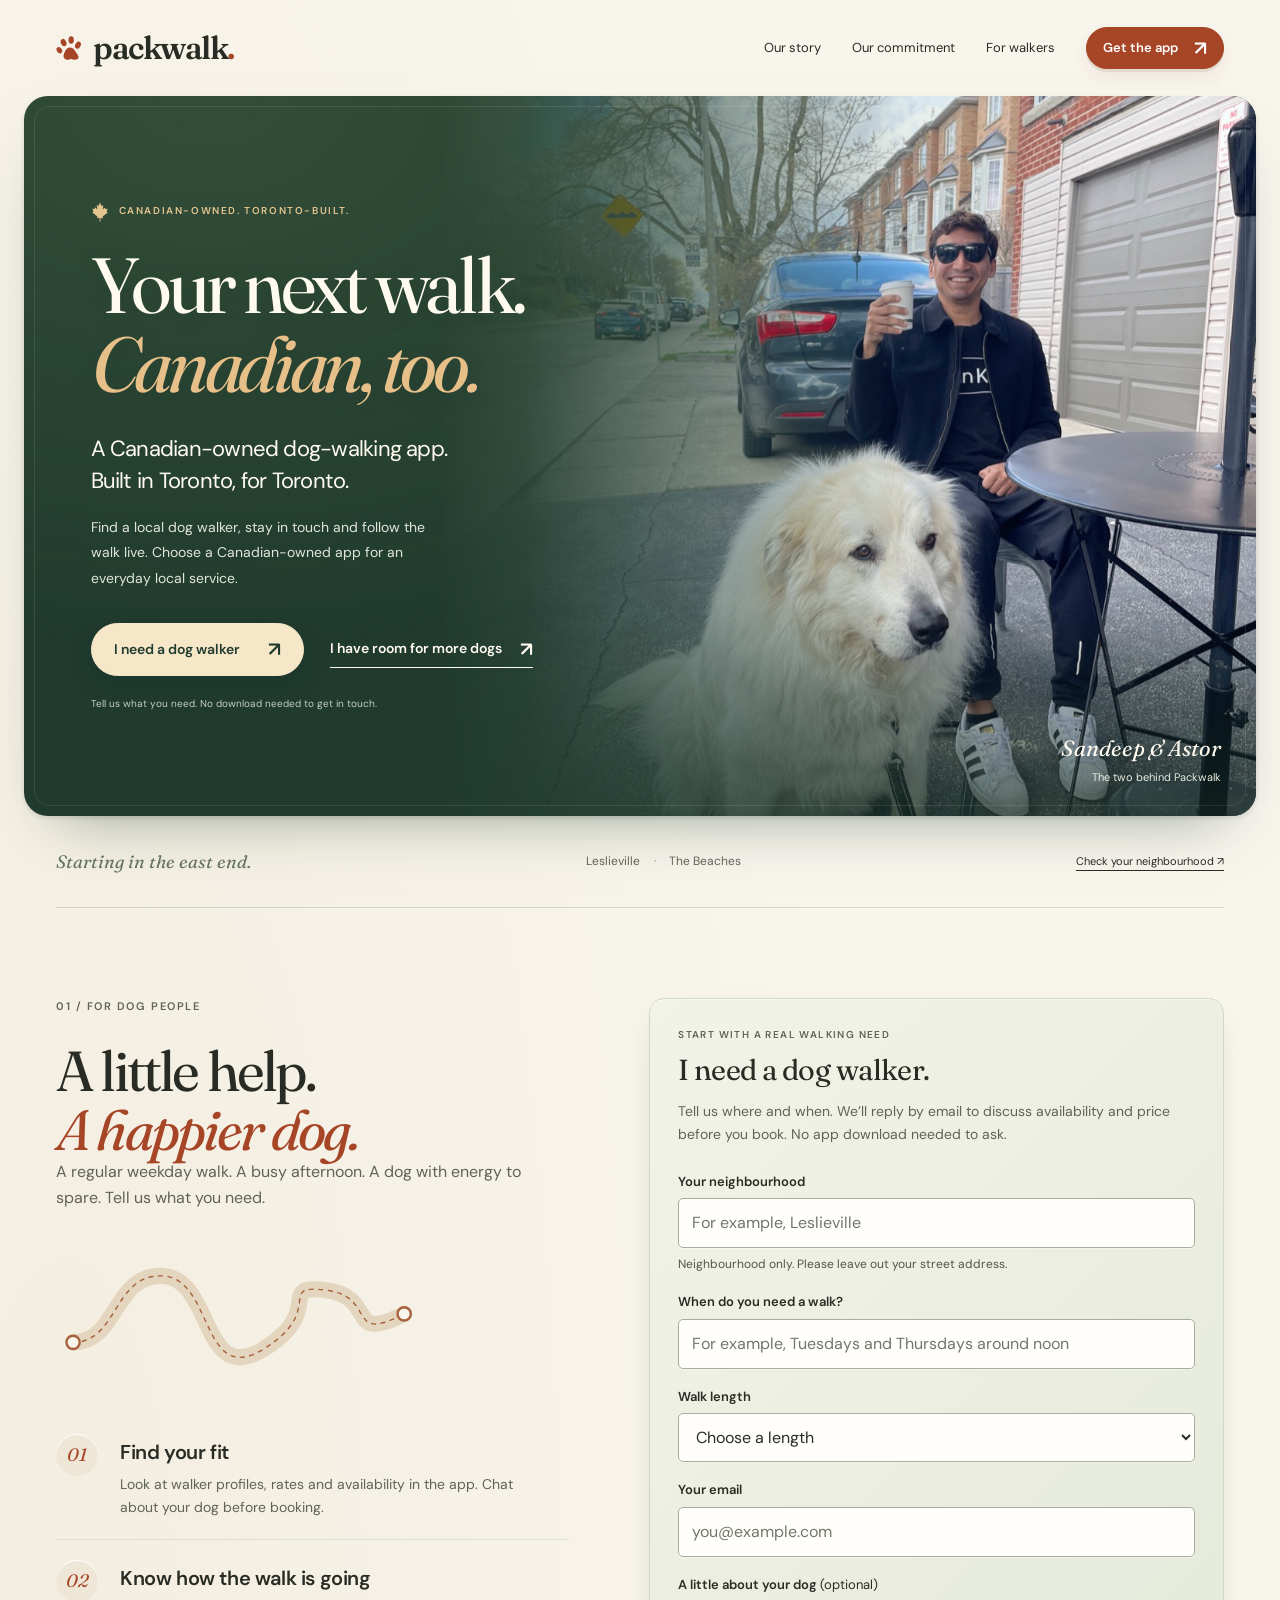
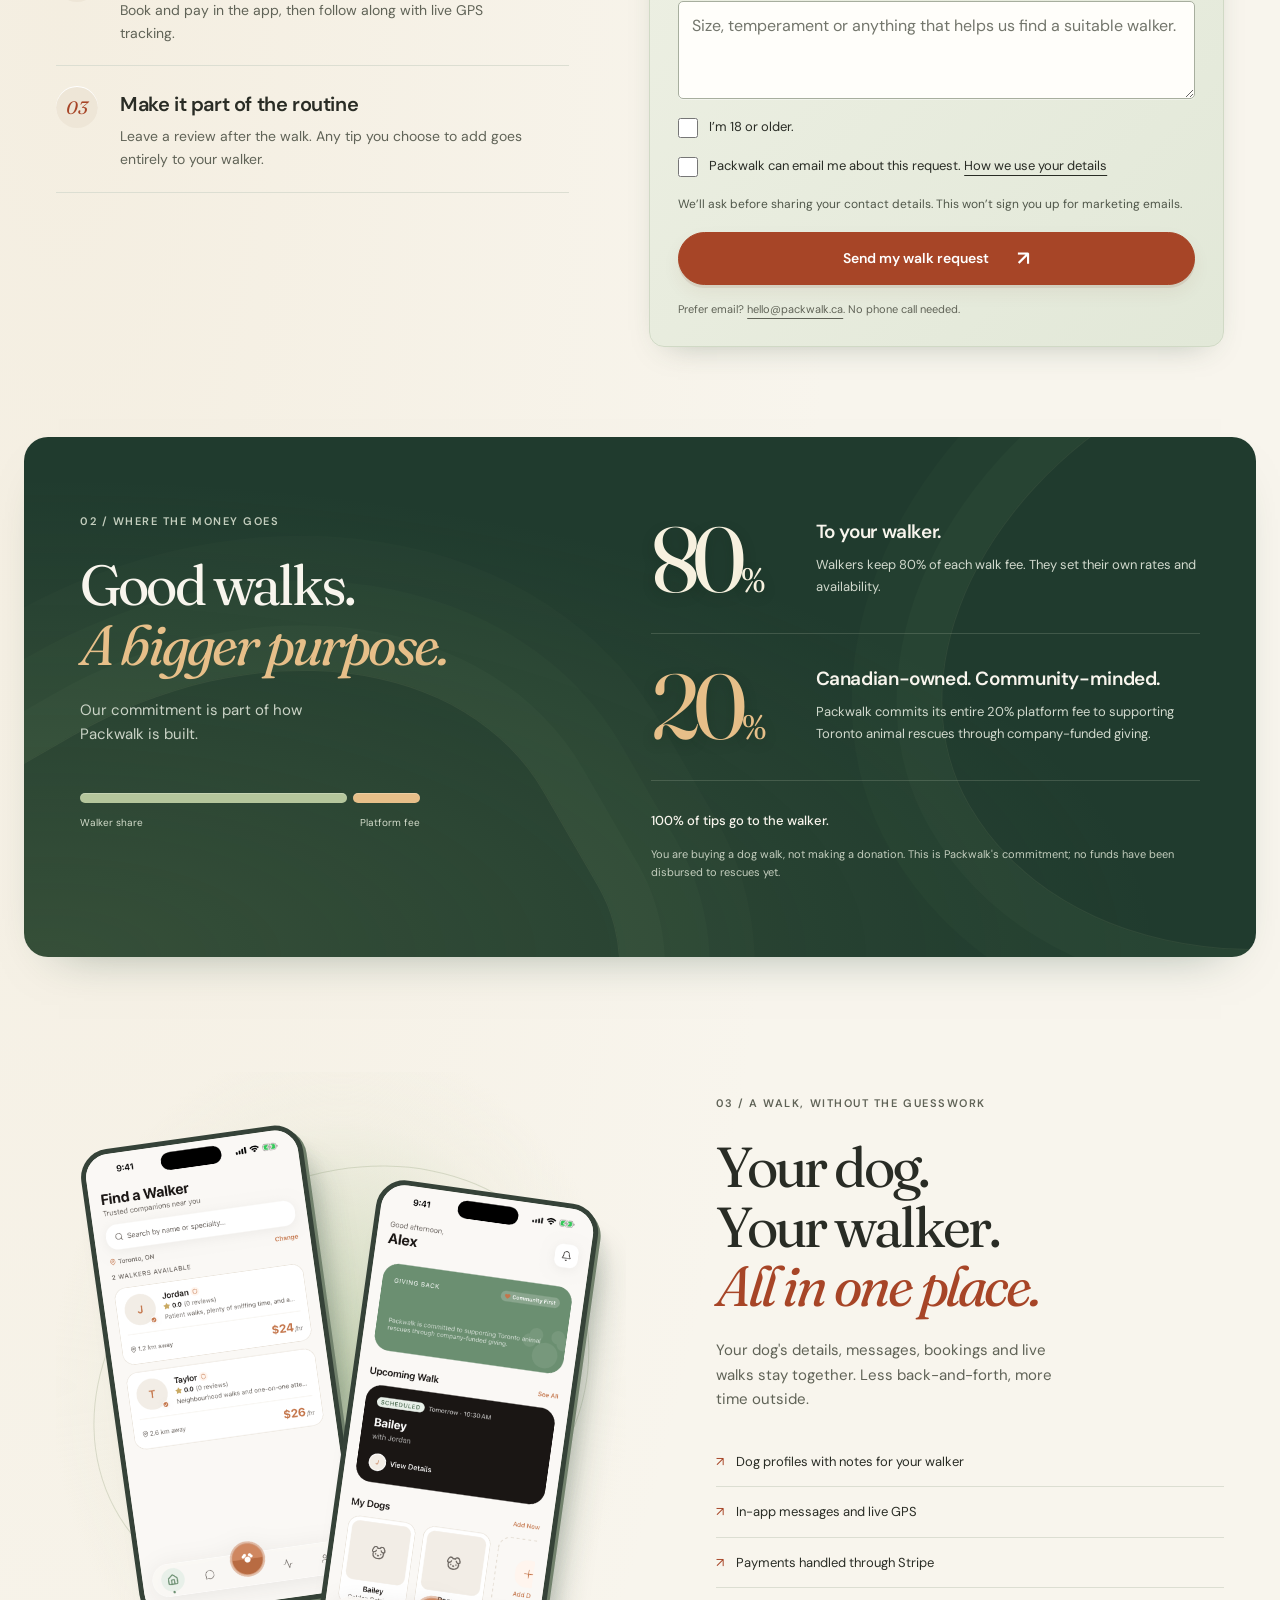
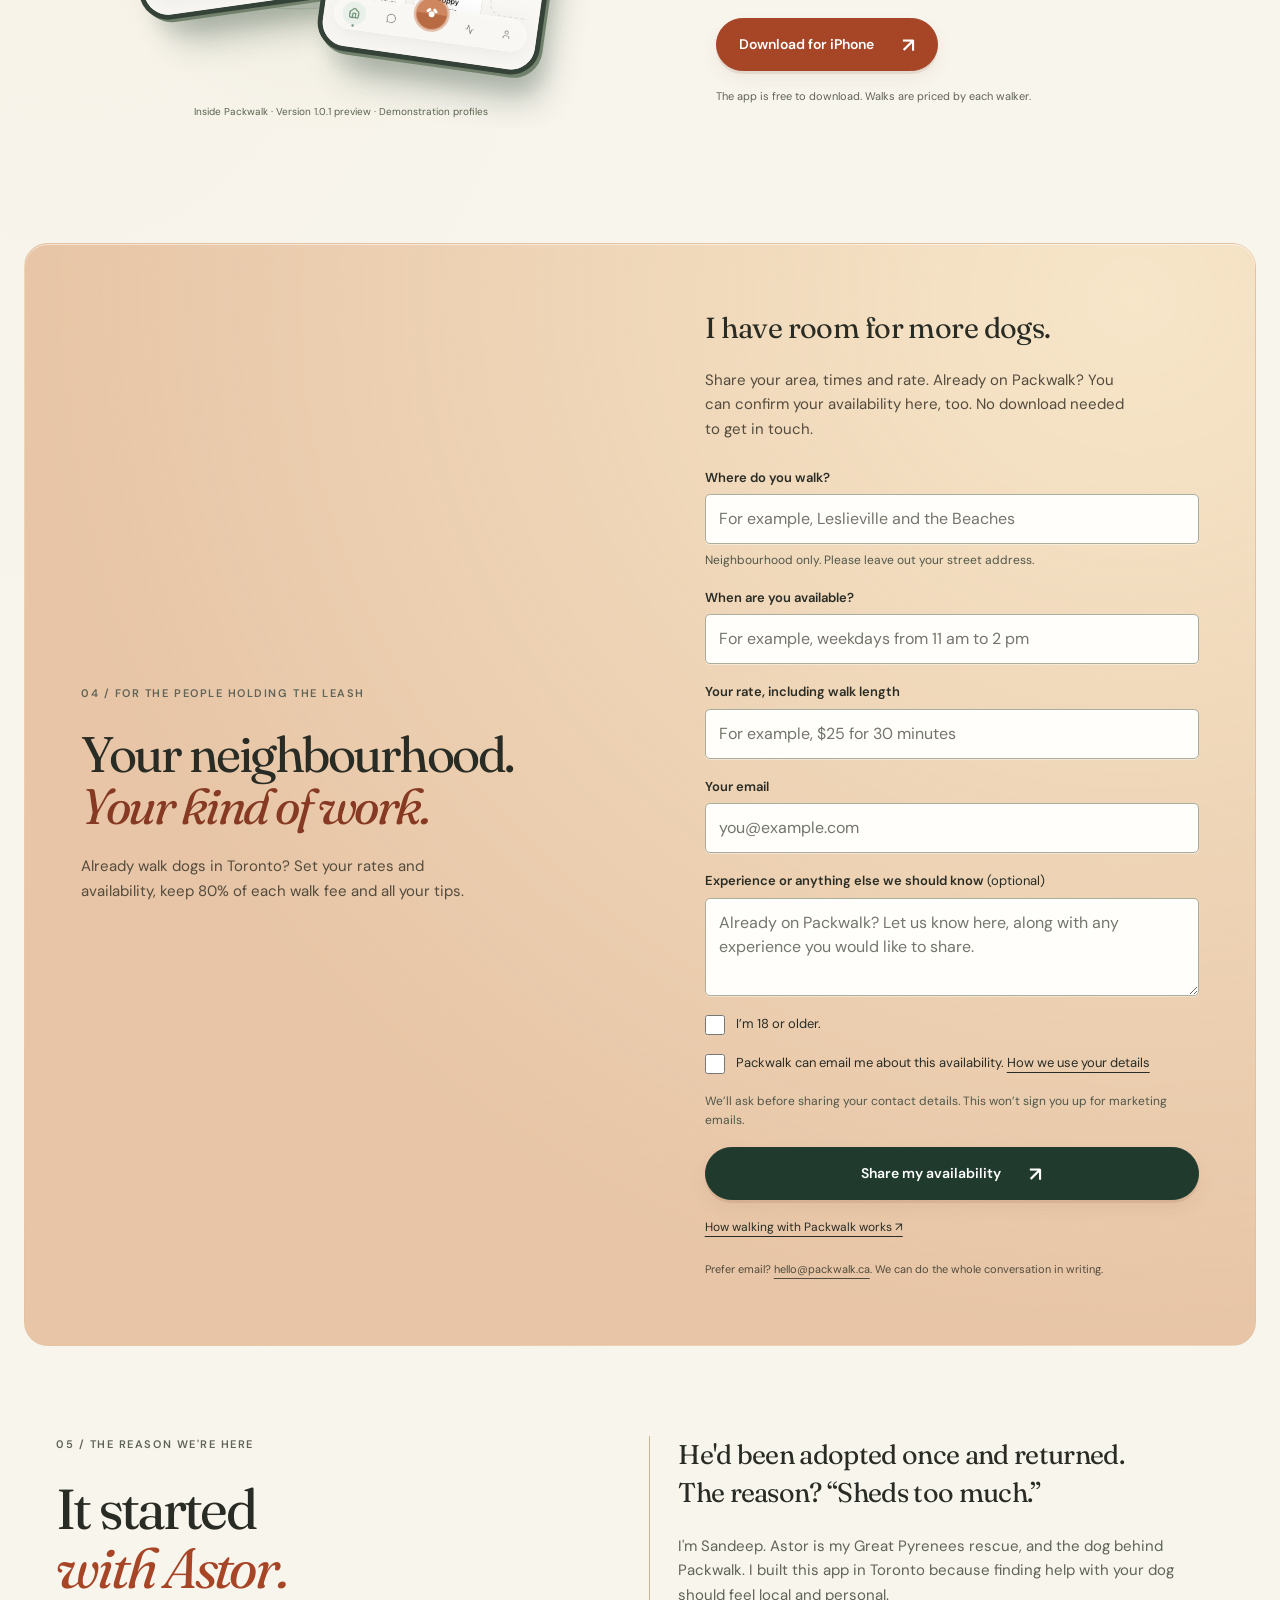
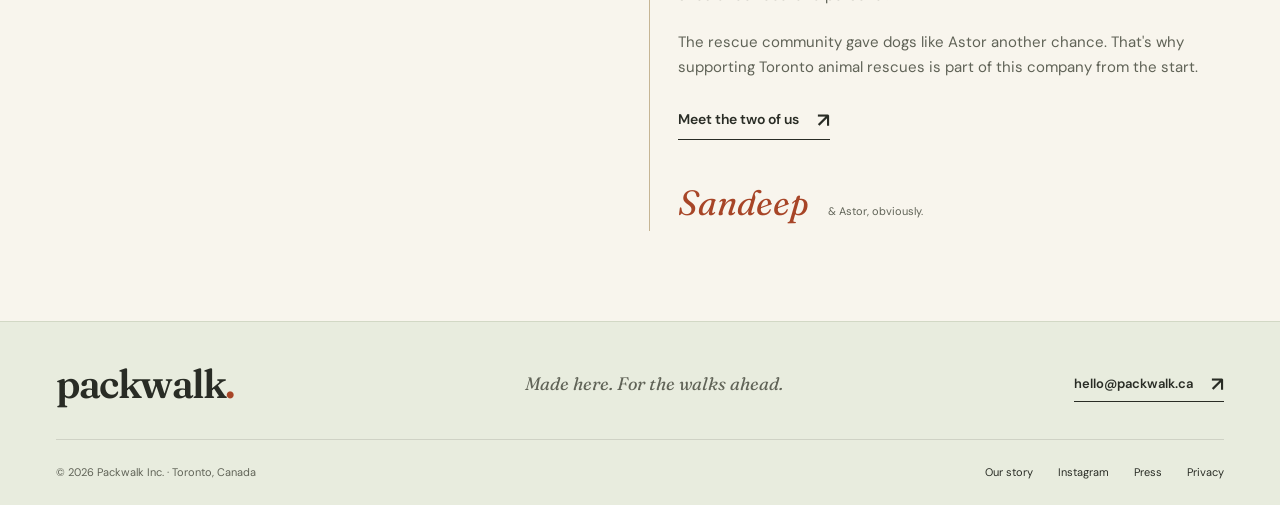
<file: index.html>
<!doctype html>
<html lang="en">
  <head>
    <meta charset="UTF-8" />
    <meta name="viewport" content="width=device-width, initial-scale=1.0" />
    <title>Packwalk · Your next dog walk can be Canadian, too.</title>
    <meta
      name="description"
      content="Choose a Canadian-owned dog-walking app built in Toronto. Find local walkers, message before booking and follow walks with live GPS."
    />
    <link rel="canonical" href="https://packwalk.ca/" />
    <meta name="apple-itunes-app" content="app-id=6758026014" />
    <meta
      name="google-site-verification"
      content="D97O8efEgdyfTbnIaGlC7nFBi_TfRI7Y5UjqQmEmTmE"
    />

    <!-- Open Graph -->
    <meta property="og:type" content="website" />
    <meta property="og:url" content="https://packwalk.ca/" />
    <meta
      property="og:title"
      content="Packwalk · Your next dog walk can be Canadian, too."
    />
    <meta
      property="og:description"
      content="Your next dog walk can be Canadian, too. A Canadian-owned app built in Toronto, with local walkers, in-app messages and live GPS."
    />
    <meta
      property="og:image"
      content="https://packwalk.ca/assets/founder-astor.jpg"
    />
    <meta property="og:locale" content="en_CA" />

    <!-- Twitter Card -->
    <meta name="twitter:card" content="summary_large_image" />
    <meta
      name="twitter:title"
      content="Packwalk · Your next dog walk can be Canadian, too."
    />
    <meta
      name="twitter:description"
      content="Your next dog walk can be Canadian, too. A Canadian-owned app built in Toronto, with local walkers, in-app messages and live GPS."
    />
    <meta
      name="twitter:image"
      content="https://packwalk.ca/assets/founder-astor.jpg"
    />

    <!-- Favicon -->
    <link rel="icon" type="image/png" href="/paw.png" />
    <link rel="apple-touch-icon" href="/paw.png" />

    <!-- Structured Data -->
    <script type="application/ld+json">
      {
        "@context": "https://schema.org",
        "@type": "MobileApplication",
        "name": "Packwalk",
        "description": "Book local dog walkers in Toronto, pay securely, and follow every walk with live GPS.",
        "operatingSystem": "iOS",
        "applicationCategory": "LifestyleApplication",
        "softwareVersion": "1.0",
        "downloadUrl": "https://apps.apple.com/app/id6758026014",
        "offers": {
          "@type": "Offer",
          "price": "0",
          "priceCurrency": "CAD"
        },
        "author": {
          "@type": "Organization",
          "name": "Packwalk",
          "url": "https://packwalk.ca"
        }
      }
    </script>

    <!-- Fonts -->
    <link rel="preconnect" href="https://fonts.googleapis.com" />
    <link rel="preconnect" href="https://fonts.gstatic.com" crossorigin />
    <link
      href="https://fonts.googleapis.com/css2?family=Fraunces:ital,opsz,wght@0,9..144,400;0,9..144,600;0,9..144,700;1,9..144,400&amp;family=DM+Sans:wght@400;500;600&amp;display=swap"
      rel="stylesheet"
    />

    <link rel="stylesheet" href="/assets/home.css?v=20260907-depth" />
    <link rel="stylesheet" href="/assets/atmosphere.css?v=20260907-depth" />
    <link rel="stylesheet" href="/assets/inquiries.css?v=20260907-1" />
    <script src="/assets/inquiries.js?v=20260907-1" defer></script>
  </head>
  <body>
    <a class="skip-link" href="#main">Skip to content</a>
    <header class="site-header wrap">
      <a class="wordmark" href="/" aria-label="Packwalk home"
        ><svg viewBox="0 0 32 32" aria-hidden="true">
          <ellipse
            cx="9"
            cy="9"
            rx="3.2"
            ry="4.5"
            transform="rotate(-25 9 9)"
          />
          <ellipse cx="18" cy="6" rx="3.2" ry="4.5" />
          <ellipse
            cx="26"
            cy="12"
            rx="3.2"
            ry="4.5"
            transform="rotate(25 26 12)"
          />
          <ellipse cx="4" cy="18" rx="3" ry="4" transform="rotate(-35 4 18)" />
          <path d="M10 21c2-7 9-8 12-3l4 6c3 6-5 6-8 4-4 3-12 1-8-7Z" /></svg
        >packwalk<span class="wordmark-dot">.</span></a
      >
      <nav aria-label="Main navigation">
        <a class="nav-story" href="#our-story">Our story</a>
        <a class="nav-giving" href="#commitment">Our commitment</a>
        <a class="nav-walkers" href="#walkers">For walkers</a>
        <a
          class="button button-small"
          href="https://apps.apple.com/app/id6758026014"
          >Get the app <span aria-hidden="true">↗</span></a
        >
      </nav>
    </header>
    <main id="main">
      <section class="hero wrap" aria-labelledby="hero-title">
        <div class="hero-light" aria-hidden="true"></div>
        <div class="hero-copy">
          <p class="eyebrow">
            <svg class="maple" viewBox="0 0 32 32" aria-hidden="true">
              <path
                fill="currentColor"
                d="m16 1 3.2 7.4 3.5-2-1.2 9 4.3-4.5 1.4 3.5 4.3-.6-2.3 6 2.5 1.5-10.5 8 .8 3.8-5-1-.2 7.9h-1.6L15 32l-5 1 .8-3.8-10.5-8 2.5-1.5-2.3-6 4.3.6 1.4-3.5 4.3 4.5-1.2-9 3.5 2Z"
                transform="translate(2 0) scale(.88)"
              />
            </svg>
            Canadian-owned. Toronto-built.
          </p>
          <h1 id="hero-title">Your next walk.<br /><em>Canadian, too.</em></h1>
          <p class="hero-intro">
            A Canadian-owned dog-walking app.<br />Built in Toronto, for Toronto.
          </p>
          <p class="hero-description">
            Find a local dog walker, stay in touch and follow the walk live.
            Choose a Canadian-owned app for an everyday local service.
          </p>
          <div class="hero-actions">
            <a class="button" href="#request-walk"
              >I need a dog walker <span aria-hidden="true">↗</span></a
            ><a class="text-link" href="#walker-availability"
              >I have room for more dogs <span aria-hidden="true">↗</span></a
            >
          </div>
          <p class="hero-footnote">
            Tell us what you need. No download needed to get in touch.
          </p>
        </div>
        <figure class="hero-photo">
          <img
            src="/assets/founder-astor.jpg"
            width="3024"
            height="4032"
            fetchpriority="high"
            alt="Packwalk founder Sandeep sitting outside with Astor, his Great Pyrenees rescue dog."
          />
          <figcaption>
            <span>Sandeep &amp; Astor</span><span>The two behind Packwalk</span>
          </figcaption>
        </figure>
      </section>

      <section class="local-note" aria-label="Our first neighbourhoods">
        <div class="wrap local-inner">
          <p>Starting in the east end.</p>
          <div>
            <span>Leslieville</span><span>The Beaches</span>
          </div>
          <a href="#owners"
            >Check your neighbourhood <span aria-hidden="true">↗</span></a
          >
        </div>
      </section>

      <section
        id="owners"
        class="owners wrap section"
        aria-labelledby="owners-title"
      >
        <div class="section-heading">
          <p class="eyebrow">01 / For dog people</p>
          <h2 id="owners-title">A little help.<br /><em>A happier dog.</em></h2>
          <p>
            A regular weekday walk. A busy afternoon. A dog with energy to
            spare. Tell us what you need.
          </p>
          <svg
            class="walk-route"
            viewBox="0 0 390 145"
            fill="none"
            aria-hidden="true"
          >
            <path
              class="route-shadow"
              d="M18 95C66 95 60 22 113 25S153 143 219 102 231 33 285 40 305 97 367 65"
            />
            <path
              class="route-line"
              d="M18 95C66 95 60 22 113 25S153 143 219 102 231 33 285 40 305 97 367 65"
            />
            <circle cx="18" cy="95" r="7" />
            <circle cx="367" cy="65" r="7" />
          </svg>
          <ol id="how-it-works" class="steps">
            <li>
              <span class="step-number">01</span>
              <div>
                <h3>Find your fit</h3>
                <p>
                  Look at walker profiles, rates and availability in the app.
                  Chat about your dog before booking.
                </p>
              </div>
            </li>
            <li>
              <span class="step-number">02</span>
              <div>
                <h3>Know how the walk is going</h3>
                <p>
                  Book and pay in the app, then follow along with live GPS
                  tracking.
                </p>
              </div>
            </li>
            <li>
              <span class="step-number">03</span>
              <div>
                <h3>Make it part of the routine</h3>
                <p>
                  Leave a review after the walk. Any tip you choose to add goes
                  entirely to your walker.
                </p>
              </div>
            </li>
          </ol>
        </div>
        <div class="owner-content">

          <div class="inquiry" id="request-walk">
            <p class="eyebrow">Start with a real walking need</p>
            <h3>I need a dog walker.</h3>
            <p>Tell us where and when. We’ll reply by email to discuss availability and price before you book. No app download needed to ask.</p>
            <form class="inquiry-form" data-role="owner" aria-label="Request a dog walk">
 <div class="form-fields">
 <div class="form-field"><label for="owner-area">Your neighbourhood</label><input id="owner-area" name="neighbourhood" required maxlength="160" placeholder="For example, Leslieville" autocomplete="off"><small>Neighbourhood only. Please leave out your street address.</small></div>
 <div class="form-field"><label for="owner-schedule">When do you need a walk?</label><input id="owner-schedule" name="schedule" required maxlength="240" placeholder="For example, Tuesdays and Thursdays around noon"></div>
 <div class="form-field"><label for="owner-duration">Walk length</label>
 <select id="owner-duration" name="duration" required><option value="">Choose a length</option><option value="15">15 minutes</option><option value="30">30 minutes</option><option value="45">45 minutes</option><option value="60">60 minutes</option><option value="unsure">Not sure yet</option></select></div>
 <div class="form-field"><label for="owner-email">Your email</label><input id="owner-email" name="email" type="email" autocomplete="email" required maxlength="254" placeholder="you@example.com" autocapitalize="none" spellcheck="false"></div>
 <div class="form-field"><label for="owner-notes">A little about your dog <span>(optional)</span></label><textarea id="owner-notes" name="notes" maxlength="600" rows="3" placeholder="Size, temperament or anything that helps us find a suitable walker."></textarea></div>
 <div class="form-trap" aria-hidden="true"><label for="owner-website">Leave this empty</label><input id="owner-website" name="website" tabindex="-1" autocomplete="off"></div>
 <label class="form-check"><input name="adult" type="checkbox" required><span>I’m 18 or older.</span></label>
 <label class="form-check"><input name="consent" type="checkbox" required><span>Packwalk can email me about this request. <a href="/privacy.html#website-inquiries" target="_blank" rel="noopener">How we use your details</a></span></label>
 <p class="form-privacy">We’ll ask before sharing your contact details. This won’t sign you up for marketing emails.</p>
 <p class="form-error" role="alert" hidden></p>
 <button class="button form-submit" type="submit" disabled>Send my walk request <span aria-hidden="true">↗</span></button>
 <p class="form-loading-note">The form is loading. You can also email <a href="mailto:hello@packwalk.ca">hello@packwalk.ca</a>.</p>
 </div>
 <div class="form-success" tabindex="-1" hidden><span class="success-mark" aria-hidden="true">✓</span><h3>Your request is in.</h3><p class="success-detail"></p><p>We’ll reply by email to discuss a suitable walker, availability and price. This is an inquiry, not a confirmed booking.</p><p class="form-reference"></p><a class="text-link" href="https://apps.apple.com/app/id6758026014">Already ready to use Packwalk? Get the iPhone app ↗</a></div>
 </form>
            <p class="small">Prefer email? <a href="mailto:hello@packwalk.ca">hello@packwalk.ca</a>. No phone call needed.</p>
          </div>
        </div>
      </section>

      <section id="commitment" class="giving" aria-labelledby="giving-title">
        <div class="wrap giving-inner">
          <div class="giving-heading">
            <p class="eyebrow">02 / Where the money goes</p>
            <h2 id="giving-title">
              Good walks.<br /><em>A bigger purpose.</em>
            </h2>
            <p>Our commitment is part of how Packwalk is built.</p>
            <div class="fee-visual" aria-hidden="true">
              <div class="fee-rail"><span></span><span></span></div>
              <div class="fee-labels">
                <span>Walker share</span><span>Platform fee</span>
              </div>
            </div>
          </div>
          <div class="giving-details">
            <div class="fee-row">
              <span class="big-number">80<span>%</span></span>
              <div>
                <h3>To your walker.</h3>
                <p>
                  Walkers keep 80% of each walk fee. They set their own rates
                  and availability.
                </p>
              </div>
            </div>
            <div class="fee-row">
              <span class="big-number">20<span>%</span></span>
              <div>
                <h3>Canadian-owned. Community-minded.</h3>
                <p>
                  Packwalk commits its entire 20% platform fee to supporting
                  Toronto animal rescues through company-funded giving.
                </p>
              </div>
            </div>
            <div class="giving-bottom">
              <strong>100% of tips go to the walker.</strong>
              <p>
                You are buying a dog walk, not making a donation. This is
                Packwalk's commitment; no funds have been disbursed to rescues
                yet.
              </p>
            </div>
          </div>
        </div>
      </section>

      <section
        id="download"
        class="app-section wrap section"
        aria-labelledby="app-title"
      >
        <div class="app-screens">
          <figure class="phone">
            <img
              src="/assets/press/01-find-walker.png"
              width="1320"
              height="2868"
              loading="lazy"
              alt="Packwalk's Find a Walker screen showing demonstration profiles and hourly rates."
            />
          </figure>
          <figure class="phone phone-secondary">
            <img
              src="/assets/press/03-home.png"
              width="1320"
              height="2868"
              loading="lazy"
              alt="Packwalk's owner home screen showing demonstration dogs and an upcoming walk."
            />
          </figure>
          <p class="screen-caption">
            Inside Packwalk · Version 1.0.1 preview · Demonstration profiles
          </p>
        </div>
        <div class="app-copy">
          <p class="eyebrow">03 / A walk, without the guesswork</p>
          <h2 id="app-title">
            Your dog.<br />Your walker.<br /><em>All in one place.</em>
          </h2>
          <p>
            Your dog's details, messages, bookings and live walks stay together.
            Less back-and-forth, more time outside.
          </p>
          <ul class="feature-list">
            <li>Dog profiles with notes for your walker</li>
            <li>In-app messages and live GPS</li>
            <li>Payments handled through Stripe</li>
          </ul>
          <a class="button" href="https://apps.apple.com/app/id6758026014"
            >Download for iPhone <span aria-hidden="true">↗</span></a
          >
          <p class="small">
            The app is free to download. Walks are priced by each walker.
          </p>
        </div>
      </section>

      <section
        id="walkers"
        class="walker-section"
        aria-labelledby="walker-title"
      >
        <div class="wrap walker-inner">
          <div>
            <p class="eyebrow">04 / For the people holding the leash</p>
            <h2 id="walker-title">
              Your neighbourhood.<br /><em>Your kind of work.</em>
            </h2>
            <p>
              Already walk dogs in Toronto? Set your rates and availability,
              keep 80% of each walk fee and all your tips.
            </p>
          </div>
          <div class="walker-action" id="walker-availability">
            <h3>I have room for more dogs.</h3>
            <p>Share your area, times and rate. Already on Packwalk? You can confirm your availability here, too. No download needed to get in touch.</p>
            <form class="inquiry-form" data-role="walker" aria-label="Share walker availability">
 <div class="form-fields">
 <div class="form-field"><label for="walker-area">Where do you walk?</label><input id="walker-area" name="neighbourhood" required maxlength="160" placeholder="For example, Leslieville and the Beaches" autocomplete="off"><small>Neighbourhood only. Please leave out your street address.</small></div>
 <div class="form-field"><label for="walker-schedule">When are you available?</label><input id="walker-schedule" name="schedule" required maxlength="240" placeholder="For example, weekdays from 11 am to 2 pm"></div>
 <div class="form-field"><label for="walker-rate">Your rate, including walk length</label><input id="walker-rate" name="rate" required maxlength="80" placeholder="For example, $25 for 30 minutes"></div>
 <div class="form-field"><label for="walker-email">Your email</label><input id="walker-email" name="email" type="email" autocomplete="email" required maxlength="254" placeholder="you@example.com" autocapitalize="none" spellcheck="false"></div>
 <div class="form-field"><label for="walker-notes">Experience or anything else we should know <span>(optional)</span></label><textarea id="walker-notes" name="notes" maxlength="600" rows="3" placeholder="Already on Packwalk? Let us know here, along with any experience you would like to share."></textarea></div>
 <div class="form-trap" aria-hidden="true"><label for="walker-website">Leave this empty</label><input id="walker-website" name="website" tabindex="-1" autocomplete="off"></div>
 <label class="form-check"><input name="adult" type="checkbox" required><span>I’m 18 or older.</span></label>
 <label class="form-check"><input name="consent" type="checkbox" required><span>Packwalk can email me about this availability. <a href="/privacy.html#website-inquiries" target="_blank" rel="noopener">How we use your details</a></span></label>
 <p class="form-privacy">We’ll ask before sharing your contact details. This won’t sign you up for marketing emails.</p>
 <p class="form-error" role="alert" hidden></p>
 <button class="button form-submit" type="submit" disabled>Share my availability <span aria-hidden="true">↗</span></button>
 <p class="form-loading-note">The form is loading. You can also email <a href="mailto:hello@packwalk.ca">hello@packwalk.ca</a>.</p>
 </div>
 <div class="form-success" tabindex="-1" hidden><span class="success-mark" aria-hidden="true">✓</span><h3>Your availability is in.</h3><p class="success-detail"></p><p>We’ll reply by email about your area and next steps. This does not create or approve an app profile, and bookings aren’t guaranteed.</p><p class="form-reference"></p><a class="text-link" href="https://apps.apple.com/app/id6758026014">Already ready to use Packwalk? Get the iPhone app ↗</a></div>
 </form>
            <a class="walker-details" href="/become-a-dog-walker.html"
              >How walking with Packwalk works
              <span aria-hidden="true">↗</span></a
            >
            <p class="small">Prefer email? <a href="mailto:hello@packwalk.ca">hello@packwalk.ca</a>. We can do the whole conversation in writing.</p>
          </div>
        </div>
      </section>

      <section
        id="our-story"
        class="story wrap section"
        aria-labelledby="story-title"
      >
        <div>
          <p class="eyebrow">05 / The reason we're here</p>
          <h2 id="story-title">It started<br /><em>with Astor.</em></h2>
        </div>
        <div class="story-copy">
          <p class="story-lede">
            He'd been adopted once and returned.<br />The reason? “Sheds too
            much.”
          </p>
          <p>
            I'm Sandeep. Astor is my Great Pyrenees rescue, and the dog behind
            Packwalk. I built this app in Toronto because finding help with your
            dog should feel local and personal.
          </p>
          <p>
            The rescue community gave dogs like Astor another chance. That's why
            supporting Toronto animal rescues is part of this company from the
            start.
          </p>
          <a class="text-link" href="/about.html"
            >Meet the two of us <span aria-hidden="true">↗</span></a
          >
          <p class="signature">Sandeep <span>&amp; Astor, obviously.</span></p>
        </div>
      </section>
    </main>
    <footer class="site-footer">
      <div class="wrap">
        <div class="footer-top">
          <a class="wordmark" href="/"
            >packwalk<span class="wordmark-dot">.</span></a
          >
          <p>Made here. For the walks ahead.</p>
          <a class="text-link" href="mailto:hello@packwalk.ca"
            >hello@packwalk.ca <span aria-hidden="true">↗</span></a
          >
        </div>
        <div class="footer-bottom">
          <p>© 2026 Packwalk Inc. · Toronto, Canada</p>
          <nav aria-label="Footer navigation">
            <a href="/about.html">Our story</a
            ><a href="https://instagram.com/packwalktoronto">Instagram</a
            ><a href="/press.html">Press</a
            ><a href="/privacy.html">Privacy</a>
          </nav>
        </div>
      </div>
    </footer>
  </body>
</html>
</file>
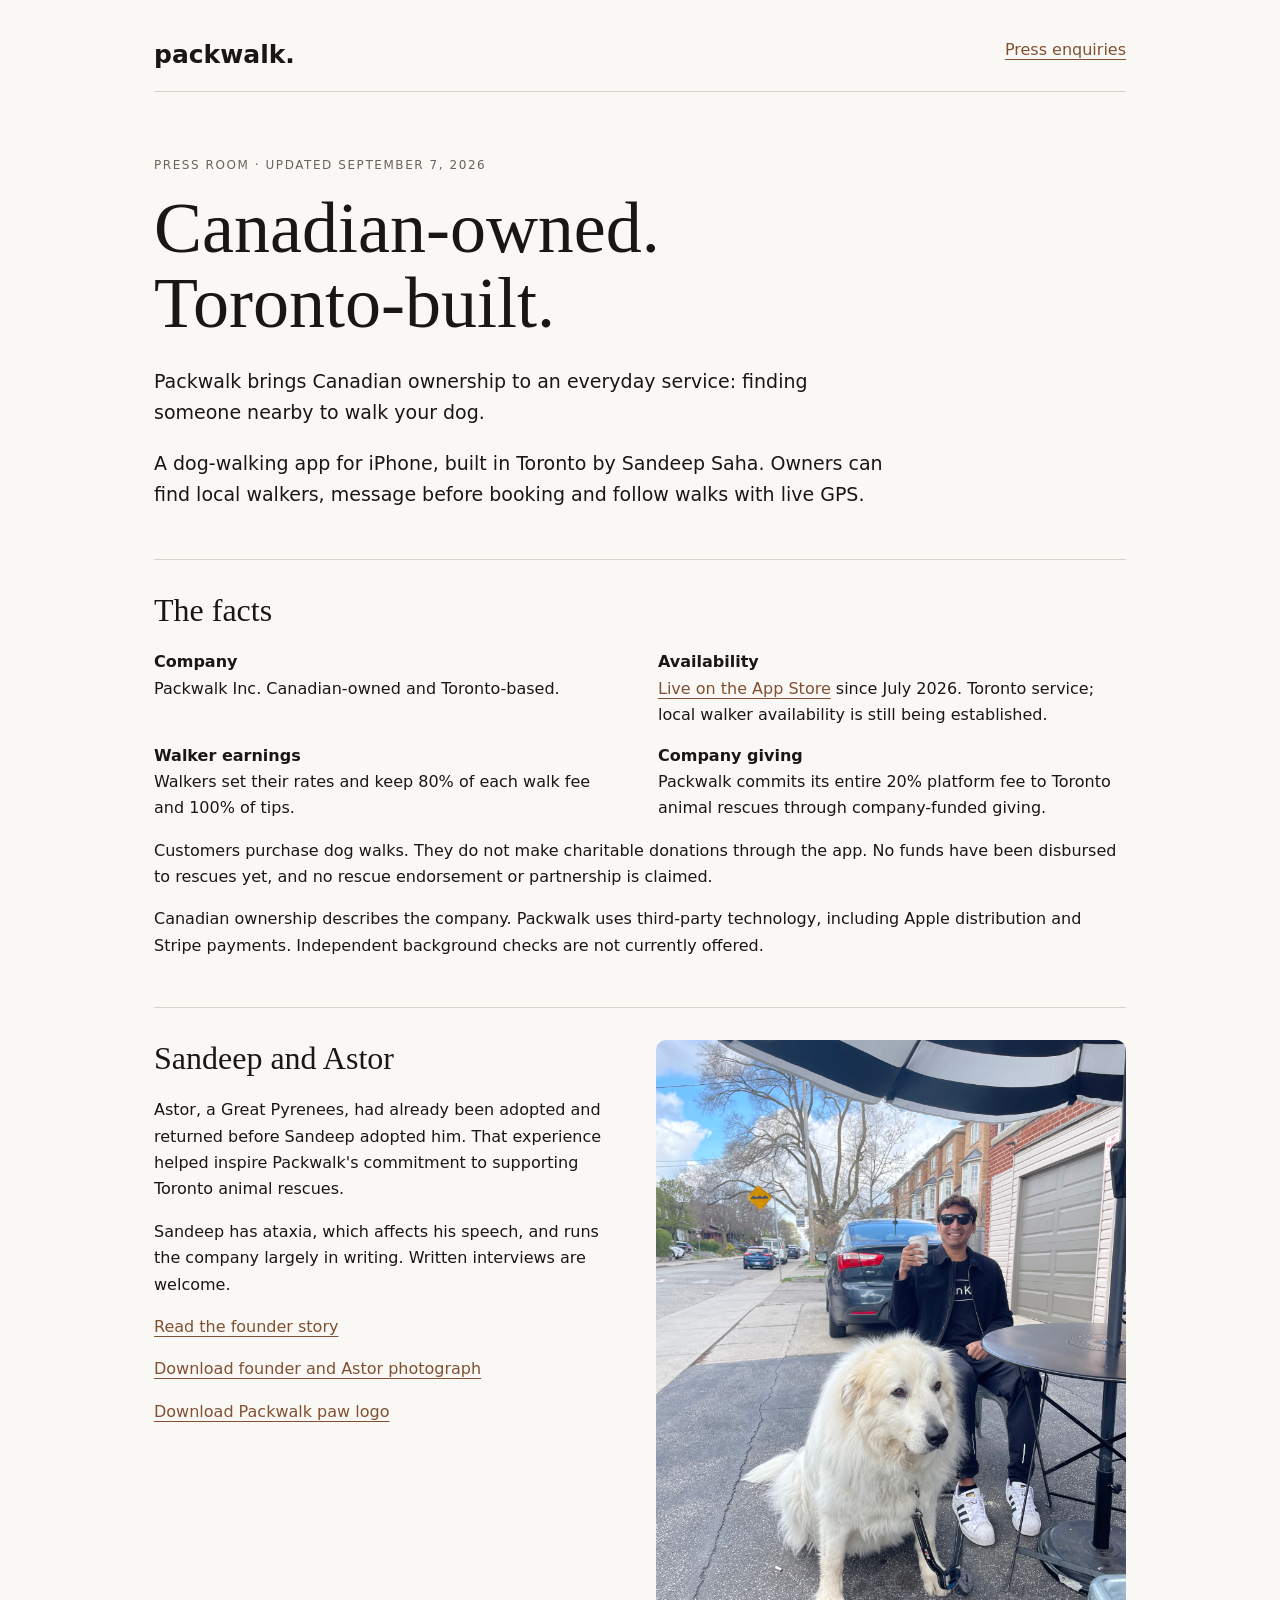
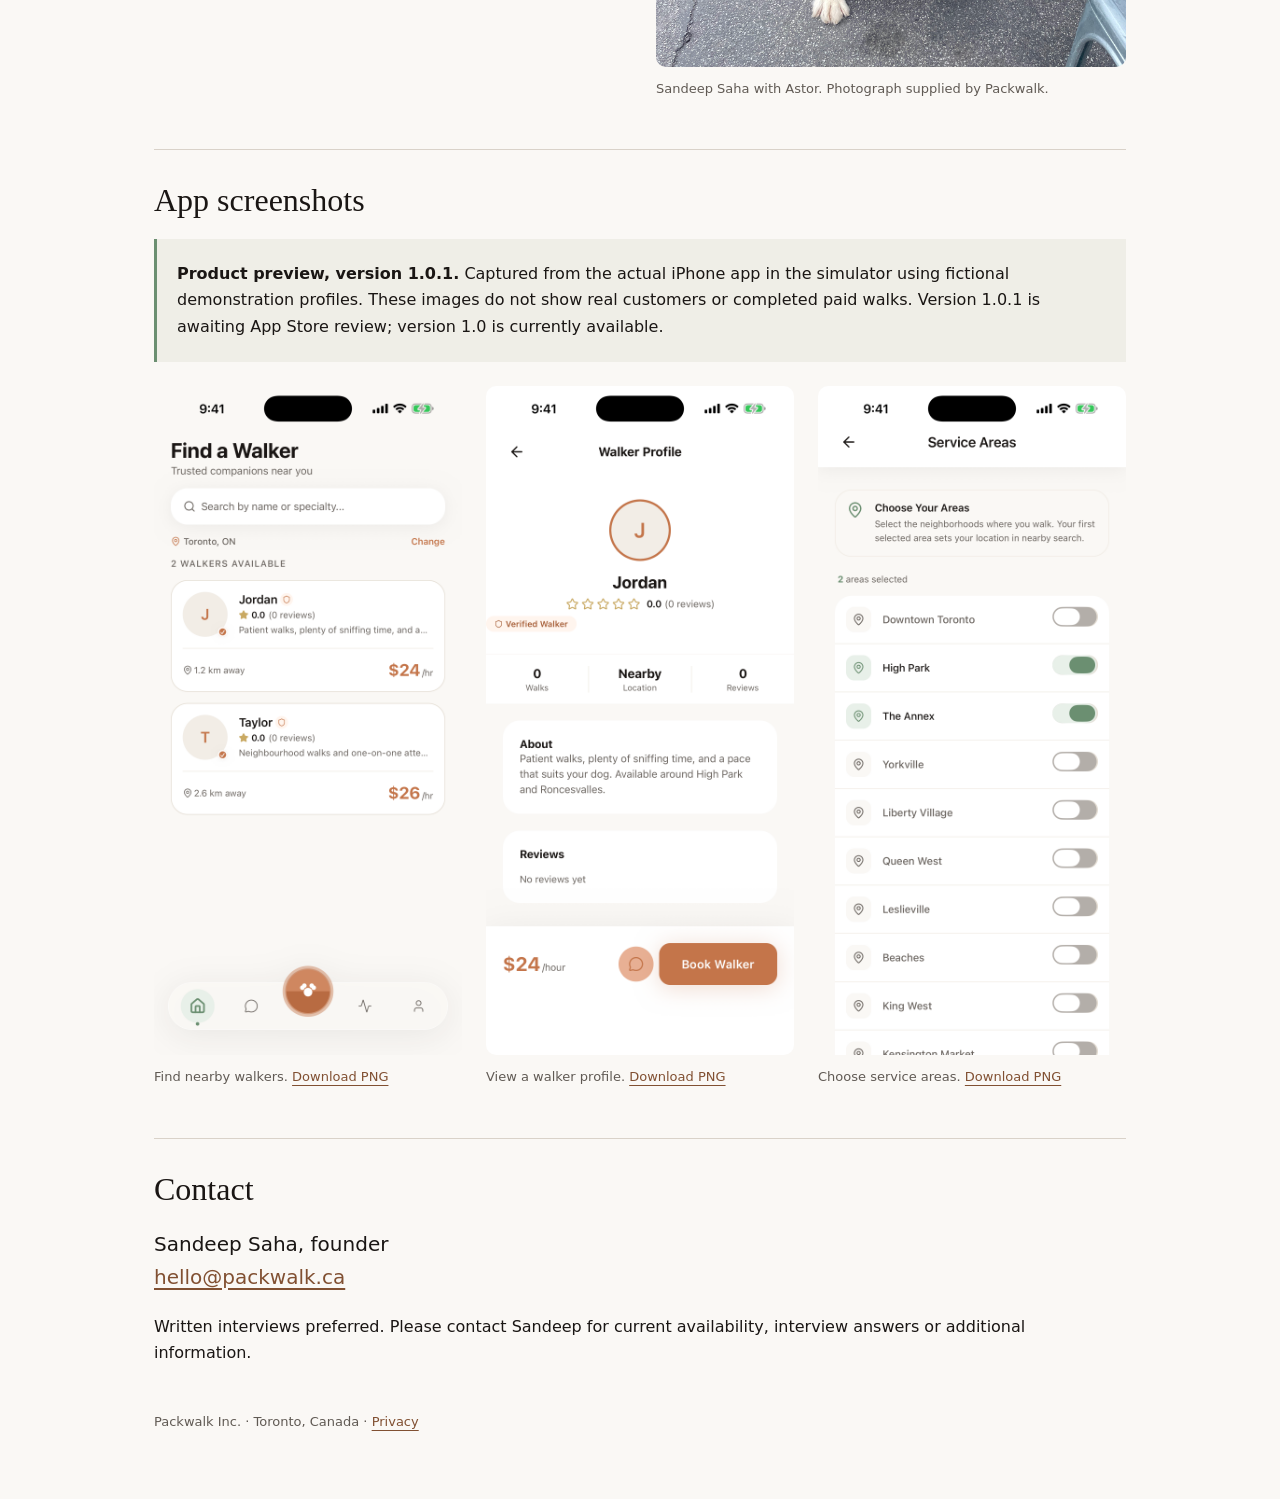
<file: press.html>
<!doctype html>
<html lang="en">
<head>
  <meta charset="utf-8">
  <meta name="viewport" content="width=device-width, initial-scale=1">
  <title>Packwalk press room · Canadian-owned. Toronto-built.</title>
  <meta name="description" content="Packwalk facts, founder photography and app screenshots for journalists. A Canadian-owned dog-walking app built in Toronto.">
  <link rel="canonical" href="https://packwalk.ca/press.html">
  <link rel="icon" href="/paw.png">
  <style>
    :root{color-scheme:light;background:#faf8f5;color:#1a1614;font-family:system-ui,sans-serif}
    *{box-sizing:border-box}body{margin:0}main{max-width:1020px;margin:auto;padding:40px 24px 70px}
    a{color:#815032;text-underline-offset:4px}nav{display:flex;justify-content:space-between;gap:20px;border-bottom:1px solid #d9d2c9;padding-bottom:22px}
    .brand{font-size:25px;font-weight:750;text-decoration:none;color:inherit}header{padding:52px 0 30px}.label{font-size:12px;letter-spacing:.13em;text-transform:uppercase;color:#6a625c}
    h1,h2{font-family:Georgia,serif;font-weight:400}h1{font-size:clamp(42px,7vw,72px);line-height:1.05;max-width:750px;margin:15px 0 24px}h2{font-size:32px;margin:0 0 20px}
    p,li{line-height:1.65}header p{font-size:19px;max-width:730px}section{border-top:1px solid #d9d2c9;padding:32px 0}.facts{display:grid;grid-template-columns:1fr 1fr;gap:14px 36px}.facts p{margin:0}.facts strong{display:block}
    .portrait{display:grid;grid-template-columns:1fr 1fr;gap:32px;align-items:start}figure{margin:0}figure img{display:block;width:100%;height:auto;border-radius:10px}figcaption{font-size:13px;line-height:1.55;color:#605a54;margin:12px 0 18px}
    .screens{display:grid;grid-template-columns:repeat(3,1fr);gap:24px;margin-top:24px}.notice{border-left:3px solid #6b8f71;padding:6px 20px;background:#efeee7}.contact{font-size:20px}footer{color:#605a54;font-size:13px}
    @media(max-width:620px){main{padding:24px 20px 50px}header{padding:35px 0 20px}.facts,.portrait{grid-template-columns:1fr}.screens{grid-template-columns:1fr;max-width:320px}.portrait figure{max-width:400px}h2{font-size:29px}}
  </style>
</head>
<body><main>
  <nav aria-label="Page navigation"><a class="brand" href="/">packwalk.</a><a href="mailto:hello@packwalk.ca">Press enquiries</a></nav>
  <header><p class="label">Press room · Updated September 7, 2026</p><h1>Canadian-owned.<br>Toronto-built.</h1><p>Packwalk brings Canadian ownership to an everyday service: finding someone nearby to walk your dog.</p><p>A dog-walking app for iPhone, built in Toronto by Sandeep Saha. Owners can find local walkers, message before booking and follow walks with live GPS.</p></header>
  <section aria-labelledby="facts"><h2 id="facts">The facts</h2><div class="facts">
    <p><strong>Company</strong>Packwalk Inc. Canadian-owned and Toronto-based.</p>
    <p><strong>Availability</strong><a href="https://apps.apple.com/app/id6758026014">Live on the App Store</a> since July 2026. Toronto service; local walker availability is still being established.</p>
    <p><strong>Walker earnings</strong>Walkers set their rates and keep 80% of each walk fee and 100% of tips.</p>
    <p><strong>Company giving</strong>Packwalk commits its entire 20% platform fee to Toronto animal rescues through company-funded giving.</p>
  </div><p>Customers purchase dog walks. They do not make charitable donations through the app. No funds have been disbursed to rescues yet, and no rescue endorsement or partnership is claimed.</p><p>Canadian ownership describes the company. Packwalk uses third-party technology, including Apple distribution and Stripe payments. Independent background checks are not currently offered.</p></section>
  <section aria-labelledby="founder"><div class="portrait"><div><h2 id="founder">Sandeep and Astor</h2><p>Astor, a Great Pyrenees, had already been adopted and returned before Sandeep adopted him. That experience helped inspire Packwalk's commitment to supporting Toronto animal rescues.</p><p>Sandeep has ataxia, which affects his speech, and runs the company largely in writing. Written interviews are welcome.</p><p><a href="/about.html">Read the founder story</a></p><p><a href="/img1.jpg" download>Download founder and Astor photograph</a></p><p><a href="/paw.png" download>Download Packwalk paw logo</a></p></div><figure><img src="/img1.jpg" alt="Packwalk founder Sandeep Saha sitting outside with Astor, his Great Pyrenees." width="3024" height="4032"><figcaption>Sandeep Saha with Astor. Photograph supplied by Packwalk.</figcaption></figure></div></section>
  <section aria-labelledby="assets"><h2 id="assets">App screenshots</h2><div class="notice"><p><strong>Product preview, version 1.0.1.</strong> Captured from the actual iPhone app in the simulator using fictional demonstration profiles. These images do not show real customers or completed paid walks. Version 1.0.1 is awaiting App Store review; version 1.0 is currently available.</p></div><div class="screens">
    <figure><a href="/assets/press/01-find-walker.png" download><img src="/assets/press/01-find-walker.png" alt="Product preview of nearby walker search using demonstration profiles." width="1320" height="2868" loading="lazy"></a><figcaption>Find nearby walkers. <a href="/assets/press/01-find-walker.png" download>Download PNG</a></figcaption></figure>
    <figure><a href="/assets/press/02-walker-profile.png" download><img src="/assets/press/02-walker-profile.png" alt="Product preview of a fictional walker profile." width="1320" height="2868" loading="lazy"></a><figcaption>View a walker profile. <a href="/assets/press/02-walker-profile.png" download>Download PNG</a></figcaption></figure>
    <figure><a href="/assets/press/05-service-areas.png" download><img src="/assets/press/05-service-areas.png" alt="Product preview of the service-area selection screen." width="1320" height="2868" loading="lazy"></a><figcaption>Choose service areas. <a href="/assets/press/05-service-areas.png" download>Download PNG</a></figcaption></figure>
  </div></section>
  <section><h2>Contact</h2><p class="contact">Sandeep Saha, founder<br><a href="mailto:hello@packwalk.ca">hello@packwalk.ca</a></p><p>Written interviews preferred. Please contact Sandeep for current availability, interview answers or additional information.</p></section>
  <footer>Packwalk Inc. · Toronto, Canada · <a href="/privacy.html">Privacy</a></footer>
</main></body></html>
</file>
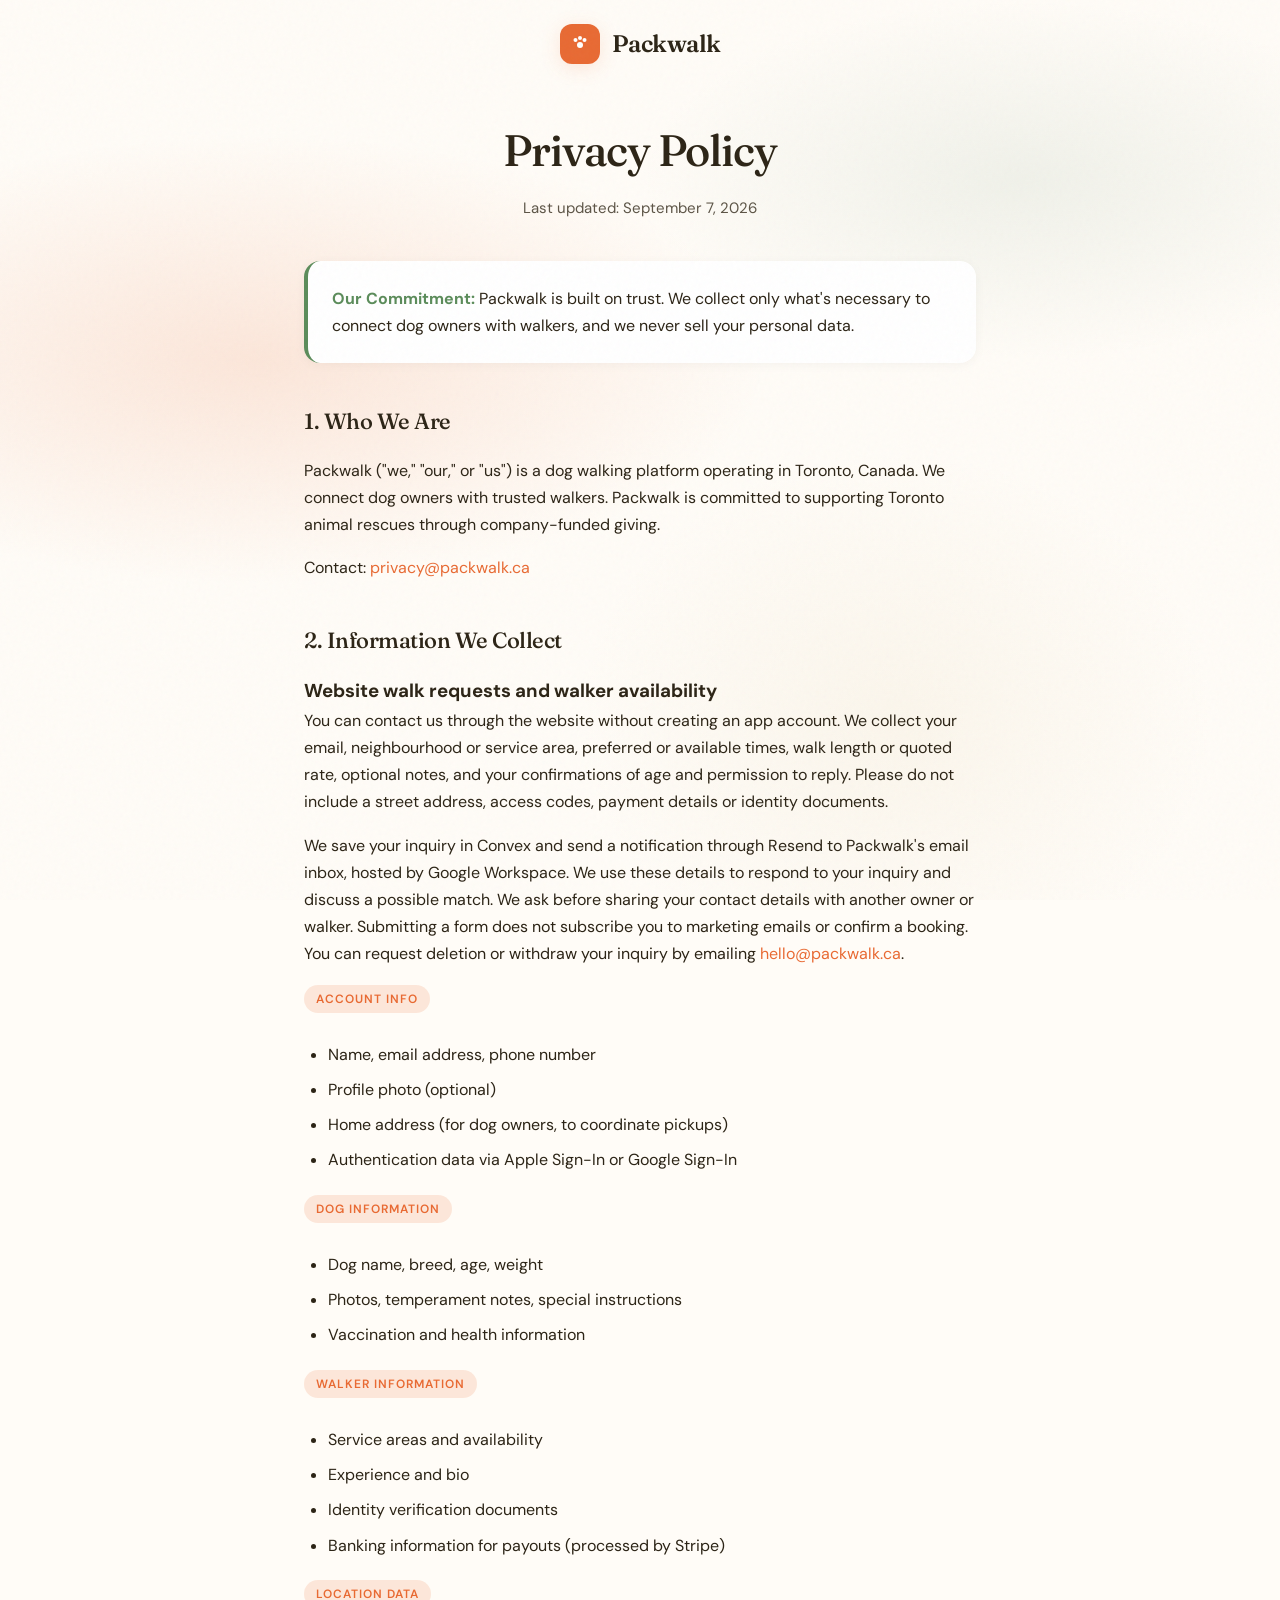
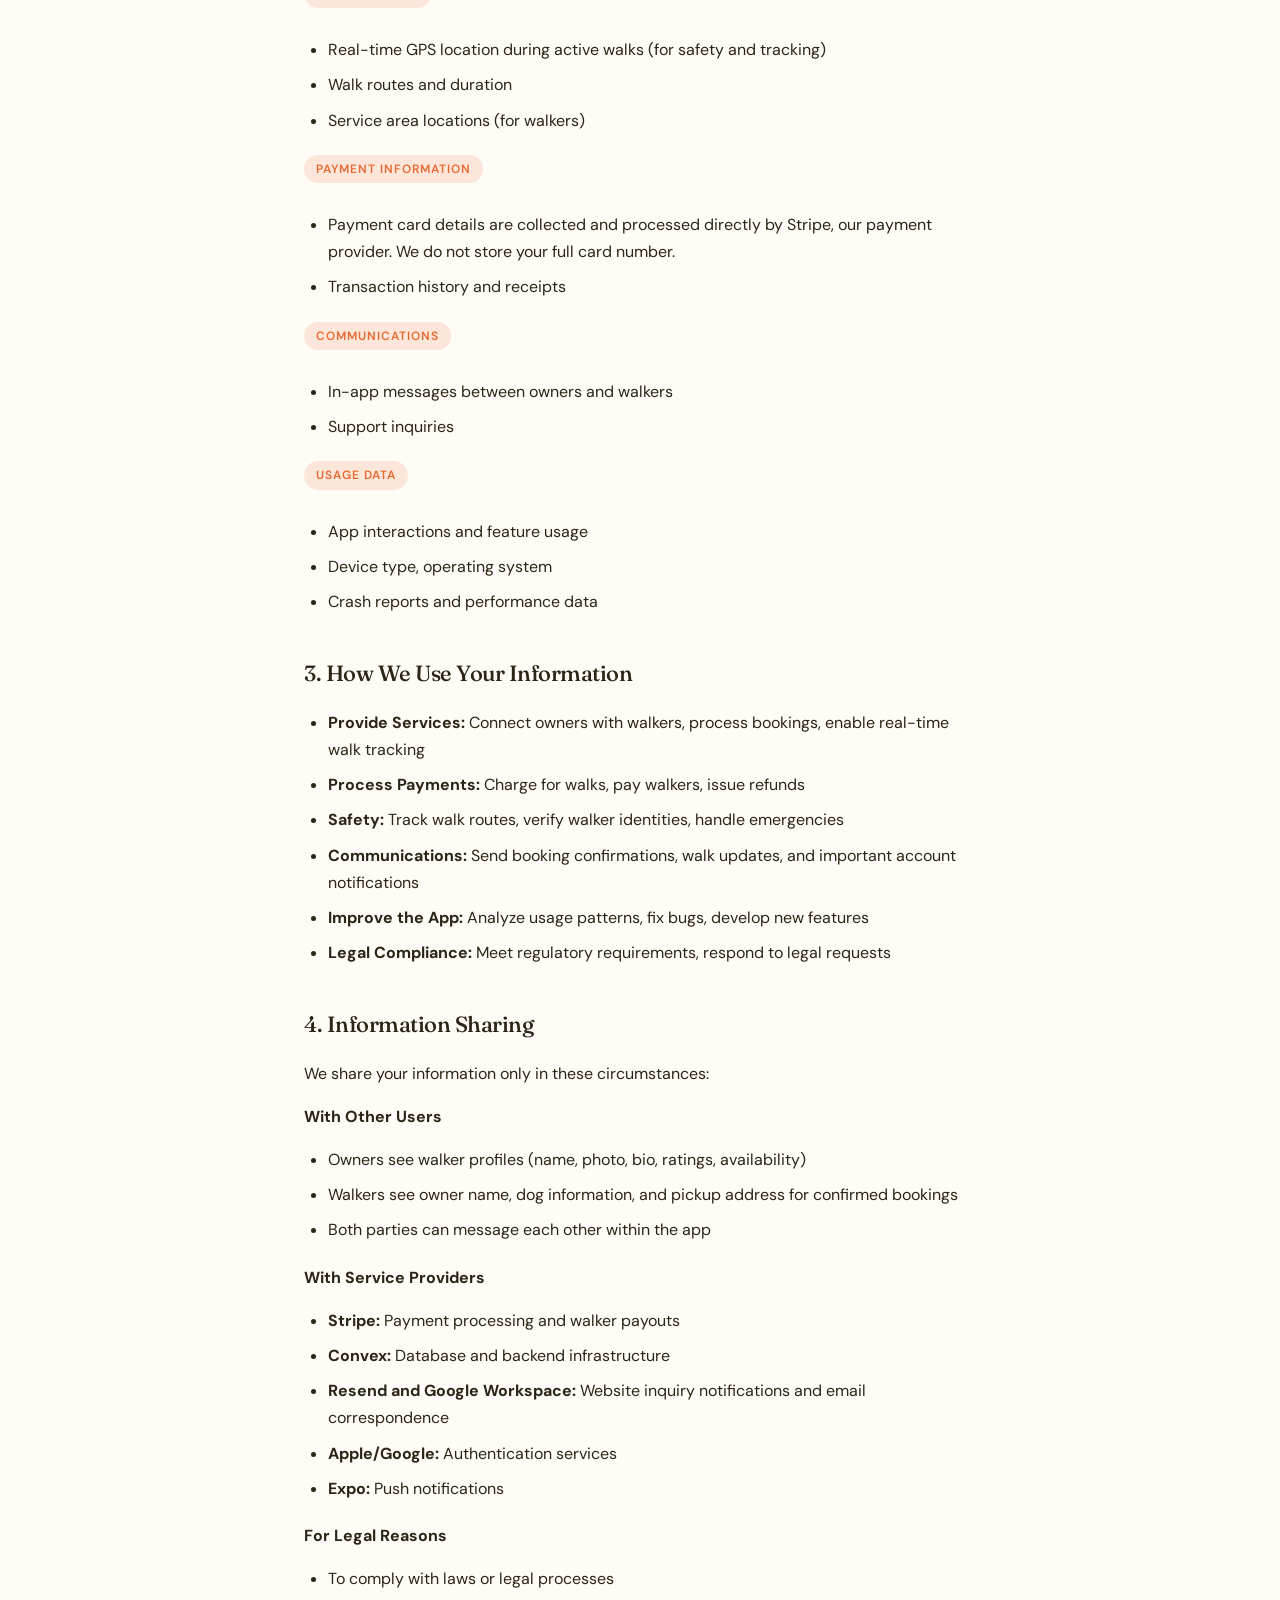
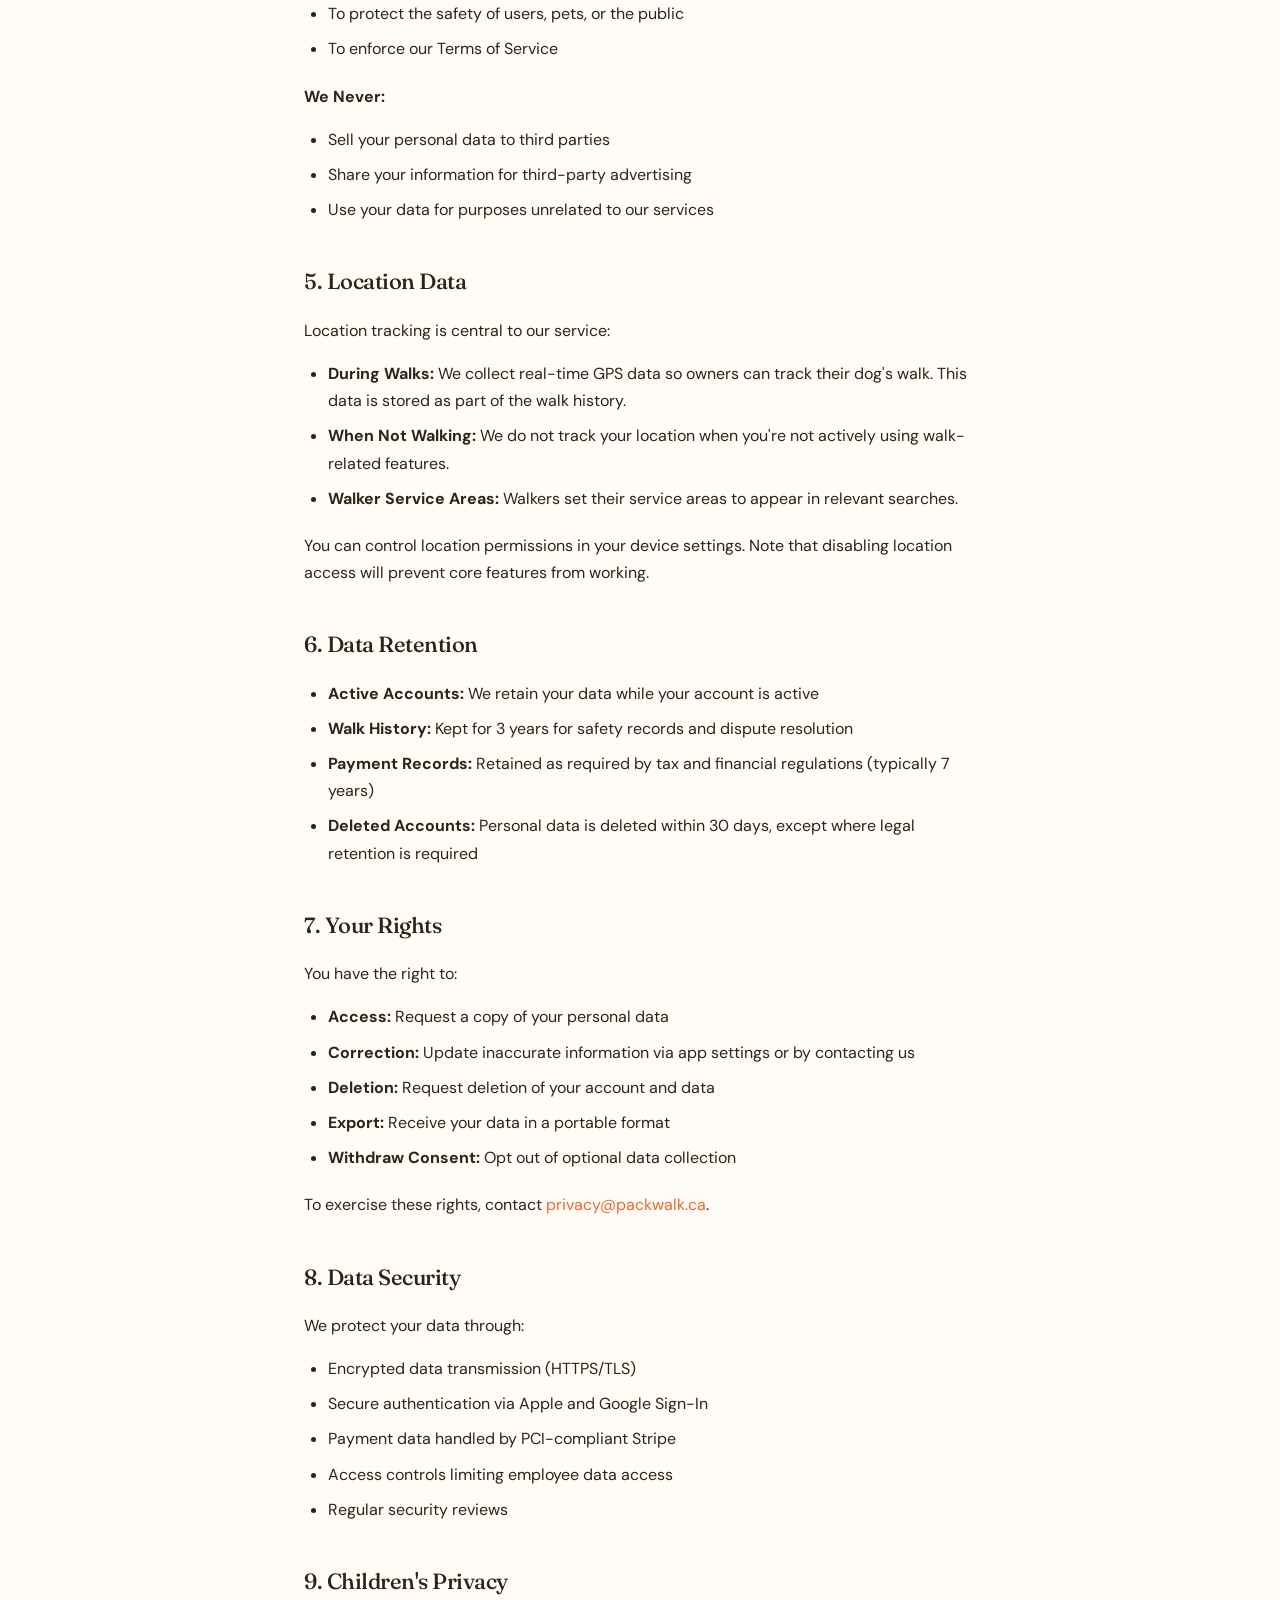
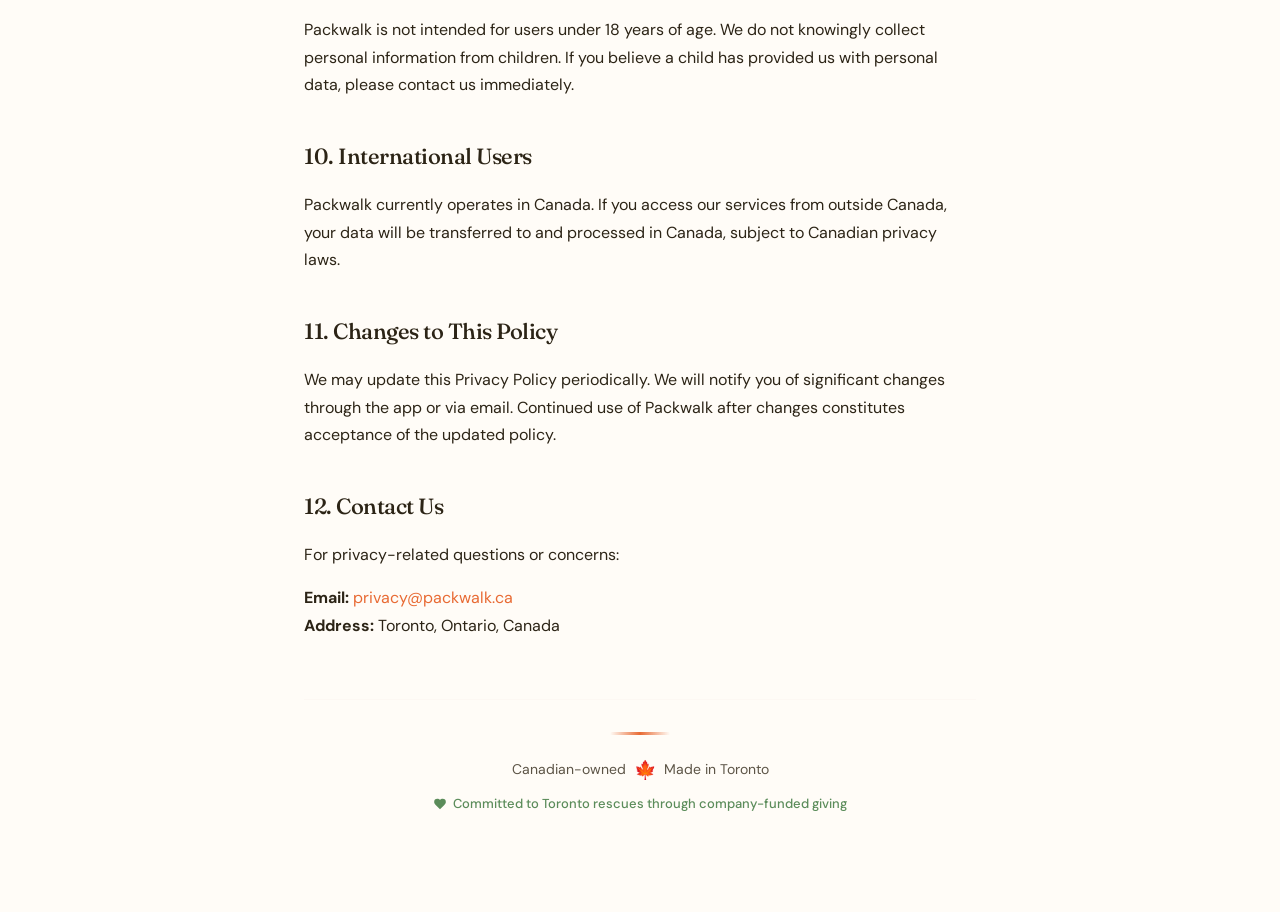
<file: privacy.html>
<!DOCTYPE html>
<html lang="en">
<head>
    <meta charset="UTF-8">
    <meta name="viewport" content="width=device-width, initial-scale=1.0">
    <title>Privacy Policy - Packwalk</title>
    <link rel="canonical" href="https://packwalk.ca/privacy.html">
    <link rel="preconnect" href="https://fonts.googleapis.com">
    <link rel="preconnect" href="https://fonts.gstatic.com" crossorigin>
    <link href="https://fonts.googleapis.com/css2?family=Fraunces:ital,opsz,wght@0,9..144,400;0,9..144,600;0,9..144,700;1,9..144,400&amp;family=DM+Sans:wght@400;500;600&amp;display=swap" rel="stylesheet">
    <style>
        :root {
            --ember: #E86A33;
            --ember-dark: #C85A2A;
            --ember-glow: rgba(232, 106, 51, 0.15);
            --sage: #5B8C5A;
            --sage-light: #7AAC79;
            --ink: #2C2416;
            --ink-muted: #5C5446;
            --paper: #FFFCF7;
            --cream: #FDF8F3;
        }

        * {
            margin: 0;
            padding: 0;
            box-sizing: border-box;
        }

        html {
            scroll-behavior: smooth;
        }

        body {
            font-family: 'DM Sans', -apple-system, sans-serif;
            background: var(--paper);
            color: var(--ink);
            min-height: 100vh;
            overflow-x: hidden;
            line-height: 1.7;
        }

        /* Animated gradient mesh background */
        .bg-mesh {
            position: fixed;
            inset: 0;
            z-index: -1;
            background:
                radial-gradient(ellipse 80% 50% at 20% 40%, var(--ember-glow) 0%, transparent 50%),
                radial-gradient(ellipse 60% 40% at 80% 20%, rgba(107, 143, 113, 0.1) 0%, transparent 50%),
                radial-gradient(ellipse 50% 60% at 70% 80%, rgba(201, 169, 98, 0.08) 0%, transparent 50%),
                var(--paper);
        }

        /* Noise texture overlay */
        .noise {
            position: fixed;
            inset: 0;
            pointer-events: none;
            z-index: 9999;
            opacity: 0.03;
            background-image: url("data:image/svg+xml,%3Csvg viewBox='0 0 256 256' xmlns='http://www.w3.org/2000/svg'%3E%3Cfilter id='noise'%3E%3CfeTurbulence type='fractalNoise' baseFrequency='0.9' numOctaves='4' stitchTiles='stitch'/%3E%3C/filter%3E%3Crect width='100%25' height='100%25' filter='url(%23noise)'/%3E%3C/svg%3E");
        }

        /* Header */
        .header {
            padding: 24px;
            display: flex;
            justify-content: center;
        }

        .brand {
            display: flex;
            align-items: center;
            gap: 12px;
            text-decoration: none;
        }

        .brand-icon {
            width: 40px;
            height: 40px;
            background: var(--ember);
            border-radius: 12px;
            display: flex;
            align-items: center;
            justify-content: center;
            box-shadow: 0 4px 20px var(--ember-glow);
        }

        .brand-icon svg {
            width: 24px;
            height: 24px;
            fill: white;
        }

        .brand-name {
            font-family: 'Fraunces', Georgia, serif;
            font-size: 24px;
            font-weight: 600;
            color: var(--ink);
            letter-spacing: -0.5px;
        }

        /* Main content */
        .main {
            max-width: 720px;
            margin: 0 auto;
            padding: 24px 24px 80px;
        }

        .page-title {
            font-family: 'Fraunces', Georgia, serif;
            font-size: clamp(32px, 6vw, 44px);
            font-weight: 500;
            text-align: center;
            margin-bottom: 8px;
            letter-spacing: -1px;
        }

        .page-subtitle {
            text-align: center;
            color: var(--ink-muted);
            margin-bottom: 40px;
            font-size: 15px;
        }

        .highlight-box {
            background: white;
            border-radius: 16px;
            padding: 24px;
            margin-bottom: 40px;
            border-left: 4px solid var(--sage);
            box-shadow: 0 2px 12px rgba(26, 22, 20, 0.04);
        }

        .highlight-box p {
            margin: 0;
            color: var(--ink);
        }

        .highlight-box strong {
            color: var(--sage);
        }

        h2 {
            font-family: 'Fraunces', Georgia, serif;
            font-size: 22px;
            font-weight: 500;
            margin-top: 40px;
            margin-bottom: 16px;
            color: var(--ink);
            letter-spacing: -0.5px;
        }

        p {
            margin-bottom: 16px;
            color: var(--ink);
        }

        ul {
            margin-left: 24px;
            margin-bottom: 20px;
        }

        li {
            margin-bottom: 8px;
            color: var(--ink);
        }

        li strong {
            color: var(--ink);
        }

        a {
            color: var(--ember);
            text-decoration: none;
            transition: color 0.2s;
        }

        a:hover {
            color: var(--ember-light);
            text-decoration: underline;
        }

        .section-label {
            display: inline-block;
            background: var(--ember-glow);
            color: var(--ember);
            font-size: 12px;
            font-weight: 600;
            padding: 4px 12px;
            border-radius: 20px;
            margin-bottom: 12px;
            text-transform: uppercase;
            letter-spacing: 1px;
        }

        /* Footer */
        .footer {
            margin-top: 60px;
            padding-top: 32px;
            border-top: 1px solid var(--cream);
            text-align: center;
        }

        .footer-divider {
            width: 60px;
            height: 3px;
            background: linear-gradient(90deg, transparent, var(--ember), transparent);
            border-radius: 2px;
            margin: 0 auto 20px;
        }

        .footer-text {
            font-size: 14px;
            color: var(--ink-muted);
            display: flex;
            align-items: center;
            justify-content: center;
            gap: 8px;
            margin-bottom: 8px;
        }

        .footer-shelter {
            font-size: 13px;
            color: var(--sage);
            font-weight: 500;
            display: flex;
            align-items: center;
            justify-content: center;
            gap: 6px;
        }

        .maple {
            font-size: 18px;
        }

        /* Responsive */
        @media (max-width: 600px) {
            .main {
                padding: 20px 20px 60px;
            }

            h2 {
                font-size: 20px;
                margin-top: 32px;
            }

            .highlight-box {
                padding: 20px;
            }
        }
    </style>
</head>
<body>
    <div class="bg-mesh"></div>
    <div class="noise"></div>

    <header class="header">
        <a href="/" class="brand">
            <div class="brand-icon">
                <svg viewBox="0 0 24 24" fill="white">
                    <circle cx="12" cy="13" r="3"/>
                    <circle cx="7.5" cy="8" r="2"/>
                    <circle cx="12" cy="6" r="2"/>
                    <circle cx="16.5" cy="8" r="2"/>
                </svg>
            </div>
            <span class="brand-name">Packwalk</span>
        </a>
    </header>

    <main class="main">
        <h1 class="page-title">Privacy Policy</h1>
        <p class="page-subtitle">Last updated: September 7, 2026</p>

        <div class="highlight-box">
            <p><strong>Our Commitment:</strong> Packwalk is built on trust. We collect only what's necessary to connect dog owners with walkers, and we never sell your personal data.</p>
        </div>

        <h2>1. Who We Are</h2>
        <p>Packwalk ("we," "our," or "us") is a dog walking platform operating in Toronto, Canada. We connect dog owners with trusted walkers. Packwalk is committed to supporting Toronto animal rescues through company-funded giving.</p>
        <p>Contact: <a href="mailto:privacy@packwalk.ca">privacy@packwalk.ca</a></p>

        <h2>2. Information We Collect</h2>

        <h3 id="website-inquiries">Website walk requests and walker availability</h3>
        <p>You can contact us through the website without creating an app account. We collect your email, neighbourhood or service area, preferred or available times, walk length or quoted rate, optional notes, and your confirmations of age and permission to reply. Please do not include a street address, access codes, payment details or identity documents.</p>
        <p>We save your inquiry in Convex and send a notification through Resend to Packwalk's email inbox, hosted by Google Workspace. We use these details to respond to your inquiry and discuss a possible match. We ask before sharing your contact details with another owner or walker. Submitting a form does not subscribe you to marketing emails or confirm a booking. You can request deletion or withdraw your inquiry by emailing <a href="mailto:hello@packwalk.ca">hello@packwalk.ca</a>.</p>

        <p><span class="section-label">Account Info</span></p>
        <ul>
            <li>Name, email address, phone number</li>
            <li>Profile photo (optional)</li>
            <li>Home address (for dog owners, to coordinate pickups)</li>
            <li>Authentication data via Apple Sign-In or Google Sign-In</li>
        </ul>

        <p><span class="section-label">Dog Information</span></p>
        <ul>
            <li>Dog name, breed, age, weight</li>
            <li>Photos, temperament notes, special instructions</li>
            <li>Vaccination and health information</li>
        </ul>

        <p><span class="section-label">Walker Information</span></p>
        <ul>
            <li>Service areas and availability</li>
            <li>Experience and bio</li>
            <li>Identity verification documents</li>
            <li>Banking information for payouts (processed by Stripe)</li>
        </ul>

        <p><span class="section-label">Location Data</span></p>
        <ul>
            <li>Real-time GPS location during active walks (for safety and tracking)</li>
            <li>Walk routes and duration</li>
            <li>Service area locations (for walkers)</li>
        </ul>

        <p><span class="section-label">Payment Information</span></p>
        <ul>
            <li>Payment card details are collected and processed directly by Stripe, our payment provider. We do not store your full card number.</li>
            <li>Transaction history and receipts</li>
        </ul>

        <p><span class="section-label">Communications</span></p>
        <ul>
            <li>In-app messages between owners and walkers</li>
            <li>Support inquiries</li>
        </ul>

        <p><span class="section-label">Usage Data</span></p>
        <ul>
            <li>App interactions and feature usage</li>
            <li>Device type, operating system</li>
            <li>Crash reports and performance data</li>
        </ul>

        <h2>3. How We Use Your Information</h2>
        <ul>
            <li><strong>Provide Services:</strong> Connect owners with walkers, process bookings, enable real-time walk tracking</li>
            <li><strong>Process Payments:</strong> Charge for walks, pay walkers, issue refunds</li>
            <li><strong>Safety:</strong> Track walk routes, verify walker identities, handle emergencies</li>
            <li><strong>Communications:</strong> Send booking confirmations, walk updates, and important account notifications</li>
            <li><strong>Improve the App:</strong> Analyze usage patterns, fix bugs, develop new features</li>
            <li><strong>Legal Compliance:</strong> Meet regulatory requirements, respond to legal requests</li>
        </ul>

        <h2>4. Information Sharing</h2>
        <p>We share your information only in these circumstances:</p>

        <p><strong>With Other Users</strong></p>
        <ul>
            <li>Owners see walker profiles (name, photo, bio, ratings, availability)</li>
            <li>Walkers see owner name, dog information, and pickup address for confirmed bookings</li>
            <li>Both parties can message each other within the app</li>
        </ul>

        <p><strong>With Service Providers</strong></p>
        <ul>
            <li><strong>Stripe:</strong> Payment processing and walker payouts</li>
            <li><strong>Convex:</strong> Database and backend infrastructure</li>
            <li><strong>Resend and Google Workspace:</strong> Website inquiry notifications and email correspondence</li>
            <li><strong>Apple/Google:</strong> Authentication services</li>
            <li><strong>Expo:</strong> Push notifications</li>
        </ul>

        <p><strong>For Legal Reasons</strong></p>
        <ul>
            <li>To comply with laws or legal processes</li>
            <li>To protect the safety of users, pets, or the public</li>
            <li>To enforce our Terms of Service</li>
        </ul>

        <p><strong>We Never:</strong></p>
        <ul>
            <li>Sell your personal data to third parties</li>
            <li>Share your information for third-party advertising</li>
            <li>Use your data for purposes unrelated to our services</li>
        </ul>

        <h2>5. Location Data</h2>
        <p>Location tracking is central to our service:</p>
        <ul>
            <li><strong>During Walks:</strong> We collect real-time GPS data so owners can track their dog's walk. This data is stored as part of the walk history.</li>
            <li><strong>When Not Walking:</strong> We do not track your location when you're not actively using walk-related features.</li>
            <li><strong>Walker Service Areas:</strong> Walkers set their service areas to appear in relevant searches.</li>
        </ul>
        <p>You can control location permissions in your device settings. Note that disabling location access will prevent core features from working.</p>

        <h2>6. Data Retention</h2>
        <ul>
            <li><strong>Active Accounts:</strong> We retain your data while your account is active</li>
            <li><strong>Walk History:</strong> Kept for 3 years for safety records and dispute resolution</li>
            <li><strong>Payment Records:</strong> Retained as required by tax and financial regulations (typically 7 years)</li>
            <li><strong>Deleted Accounts:</strong> Personal data is deleted within 30 days, except where legal retention is required</li>
        </ul>

        <h2>7. Your Rights</h2>
        <p>You have the right to:</p>
        <ul>
            <li><strong>Access:</strong> Request a copy of your personal data</li>
            <li><strong>Correction:</strong> Update inaccurate information via app settings or by contacting us</li>
            <li><strong>Deletion:</strong> Request deletion of your account and data</li>
            <li><strong>Export:</strong> Receive your data in a portable format</li>
            <li><strong>Withdraw Consent:</strong> Opt out of optional data collection</li>
        </ul>
        <p>To exercise these rights, contact <a href="mailto:privacy@packwalk.ca">privacy@packwalk.ca</a>.</p>

        <h2>8. Data Security</h2>
        <p>We protect your data through:</p>
        <ul>
            <li>Encrypted data transmission (HTTPS/TLS)</li>
            <li>Secure authentication via Apple and Google Sign-In</li>
            <li>Payment data handled by PCI-compliant Stripe</li>
            <li>Access controls limiting employee data access</li>
            <li>Regular security reviews</li>
        </ul>

        <h2>9. Children's Privacy</h2>
        <p>Packwalk is not intended for users under 18 years of age. We do not knowingly collect personal information from children. If you believe a child has provided us with personal data, please contact us immediately.</p>

        <h2>10. International Users</h2>
        <p>Packwalk currently operates in Canada. If you access our services from outside Canada, your data will be transferred to and processed in Canada, subject to Canadian privacy laws.</p>

        <h2>11. Changes to This Policy</h2>
        <p>We may update this Privacy Policy periodically. We will notify you of significant changes through the app or via email. Continued use of Packwalk after changes constitutes acceptance of the updated policy.</p>

        <h2>12. Contact Us</h2>
        <p>For privacy-related questions or concerns:</p>
        <p>
            <strong>Email:</strong> <a href="mailto:privacy@packwalk.ca">privacy@packwalk.ca</a><br>
            <strong>Address:</strong> Toronto, Ontario, Canada
        </p>

        <footer class="footer">
            <div class="footer-divider"></div>
            <p class="footer-text">
                Canadian-owned <span class="maple">🍁</span> Made in Toronto
            </p>
            <p class="footer-shelter">
                <svg width="14" height="14" viewBox="0 0 24 24" fill="currentColor">
                    <path d="M19 14c1.49-1.46 3-3.21 3-5.5A5.5 5.5 0 0 0 16.5 3c-1.76 0-3 .5-4.5 2-1.5-1.5-2.74-2-4.5-2A5.5 5.5 0 0 0 2 8.5c0 2.3 1.5 4.05 3 5.5l7 7Z"/>
                </svg>
                Committed to Toronto rescues through company-funded giving
            </p>
        </footer>
    </main>
</body>
</html>
</file>
<file: assets/home.css>
:root {
  --paper: #faf7f0;
  --ink: #292c25;
  --muted: #606357;
  --ember: #a84628;
  --line: #dcded2;
  --sage: #e6eadf;
  --forest: #2d4436;
  --serif: "Fraunces", Georgia, serif;
  --sans: "DM Sans", Arial, sans-serif;
}
* {
  box-sizing: border-box;
}
html {
  scroll-behavior: smooth;
  scroll-padding-top: 32px;
}
body {
  margin: 0;
  background: var(--paper);
  color: var(--ink);
  font-family: var(--sans);
  font-size: 16px;
  line-height: 1.65;
}
a {
  color: inherit;
  text-underline-offset: 5px;
}
a,
button {
  -webkit-tap-highlight-color: transparent;
}
a:focus-visible,
summary:focus-visible {
  outline: 3px solid var(--ember);
  outline-offset: 6px;
}
img {
  display: block;
  max-width: 100%;
}
h1,
h2,
h3,
p,
figure {
  margin: 0;
}
h1,
h2 {
  font-family: var(--serif);
  font-weight: 400;
  line-height: 1.05;
  letter-spacing: -0.05em;
}
h1 em,
h2 em {
  font-weight: 400;
  color: var(--ember);
}
h2 {
  font-size: clamp(40px, 4.4vw, 64px);
}
h3 {
  font-size: 20px;
  line-height: 1.35;
  letter-spacing: -0.02em;
  font-weight: 600;
}
p {
  color: var(--muted);
}
.wrap {
  max-width: 1320px;
  width: calc(100% - 112px);
  margin-inline: auto;
}
.section {
  padding-block: 112px;
}
.eyebrow {
  font-size: 11px;
  line-height: 1.6;
  letter-spacing: 0.14em;
  font-weight: 600;
  text-transform: uppercase;
  color: var(--muted);
  margin-bottom: 25px;
}
.button {
  display: inline-flex;
  align-items: center;
  justify-content: center;
  gap: 28px;
  background: var(--ember);
  color: white;
  text-decoration: none;
  padding: 15px 22px;
  border: 1px solid var(--ember);
  border-radius: 5px;
  font-weight: 600;
  font-size: 14px;
  line-height: 1.5;
  transition:
    background 0.18s,
    transform 0.18s;
}
.button:hover {
  background: #88391f;
  transform: translateY(-2px);
}
.button span,
.text-link span {
  font-size: 20px;
  line-height: 1;
}
.button-small {
  font-size: 13px;
  padding: 10px 16px;
  gap: 16px;
}
.text-link {
  display: inline-flex;
  gap: 18px;
  align-items: center;
  text-decoration: none;
  border-bottom: 1px solid currentColor;
  padding-block: 7px;
  font-size: 14px;
  font-weight: 600;
}
.text-link:hover {
  color: var(--ember);
}
.small {
  font-size: 12px;
  line-height: 1.65;
}
.skip-link {
  position: absolute;
  left: 20px;
  top: -100px;
  z-index: 10;
  background: var(--ink);
  color: white;
  padding: 12px;
}
.skip-link:focus {
  top: 12px;
}
.site-header {
  height: 102px;
  display: flex;
  align-items: center;
  justify-content: space-between;
  border-bottom: 1px solid var(--line);
}
.wordmark {
  display: inline-flex;
  align-items: center;
  font-family: var(--serif);
  font-weight: 600;
  font-size: 30px;
  letter-spacing: -1.5px;
  text-decoration: none;
  color: var(--ink);
  line-height: 1;
}
.wordmark svg {
  width: 27px;
  height: 29px;
  fill: var(--ember);
  margin-right: 10px;
}
.wordmark-dot {
  color: var(--ember);
}
.site-header nav {
  display: flex;
  align-items: center;
  gap: 31px;
  font-size: 13px;
}
.site-header nav > a:not(.button) {
  text-decoration: none;
}
.site-header nav > a:not(.button):hover {
  text-decoration: underline;
}
.hero {
  display: grid;
  grid-template-columns: 1.12fr 1fr;
  gap: 64px;
  align-items: center;
  padding-block: 48px 70px;
}
.hero-copy {
  padding-block: 20px;
}
.hero .eyebrow {
  margin-bottom: 24px;
  display: flex;
  align-items: center;
  gap: 10px;
}
.maple {
  color: var(--ember);
  width: 18px;
  height: 22px;
  flex-shrink: 0;
}
.hero h1 {
  font-size: clamp(54px, 5.8vw, 85px);
  white-space: nowrap;
}
.hero-intro {
  font-size: 23px;
  line-height: 1.45;
  color: var(--ink);
  margin-top: 30px;
  letter-spacing: -0.035em;
}
.hero-description {
  max-width: 365px;
  font-size: 15px;
  margin-top: 18px;
}
.hero-actions {
  display: flex;
  gap: 28px;
  align-items: center;
  margin-top: 30px;
}
.hero-footnote {
  margin-top: 20px;
  font-size: 11px;
  max-width: 370px;
}
.hero-photo {
  position: relative;
}
.hero-photo img {
  width: 100%;
  height: 600px;
  object-fit: cover;
  border-radius: 140px 6px 6px 6px;
  object-position: center 61%;
}
.hero-photo figcaption {
  display: flex;
  justify-content: space-between;
  font-size: 11px;
  color: var(--muted);
  margin-top: 12px;
}
.hero-photo figcaption span:first-child {
  color: var(--ink);
  font-weight: 600;
}
.local-note {
  border-block: 1px solid var(--line);
  background: #f0f0e7;
}
.local-inner {
  display: flex;
  gap: 24px;
  align-items: center;
  justify-content: space-between;
  min-height: 90px;
  font-size: 12px;
}
.local-inner > p {
  font-family: var(--serif);
  font-size: 18px;
  color: var(--ink);
  font-style: italic;
}
.local-inner > div {
  display: flex;
  flex-wrap: wrap;
  gap: 22px;
  color: var(--muted);
}
.local-inner > a {
  font-size: 11px;
  white-space: nowrap;
}
.owners {
  display: grid;
  grid-template-columns: 1fr 1.12fr;
  gap: 100px;
}
.section-heading > p:last-child {
  max-width: 310px;
  margin-top: 24px;
  font-size: 16px;
}
.steps {
  margin: 0;
  padding: 0;
  list-style: none;
}
.steps li {
  display: flex;
  gap: 24px;
  padding: 0 0 24px;
  margin-bottom: 24px;
  border-bottom: 1px solid var(--line);
}
.step-number {
  font-family: var(--serif);
  font-style: italic;
  color: var(--ember);
  font-size: 22px;
  line-height: 1.2;
}
.steps p {
  font-size: 14px;
  max-width: 410px;
  margin-top: 7px;
}
.inquiry {
  background: var(--sage);
  padding: 30px;
  border-radius: 5px;
}
.inquiry > p {
  font-size: 14px;
  margin-top: 12px;
}
.inquiry .button {
  margin-top: 20px;
}
.inquiry p.small {
  font-size: 11px;
  margin-top: 15px;
}
.giving {
  background: var(--forest);
  color: var(--paper);
}
.giving-inner {
  display: grid;
  grid-template-columns: 1fr 1.12fr;
  gap: 100px;
  padding-block: 88px;
}
.giving .eyebrow {
  color: #c4cebe;
}
.giving h2 em {
  color: #dcab7e;
}
.giving-heading > p:last-child {
  color: #cad3c6;
  font-size: 15px;
  max-width: 280px;
  margin-top: 24px;
}
.fee-row {
  display: grid;
  grid-template-columns: 145px 1fr;
  gap: 22px;
  align-items: center;
  padding-bottom: 28px;
  margin-bottom: 26px;
  border-bottom: 1px solid #677569;
}
.big-number {
  font-family: var(--serif);
  font-size: 78px;
  letter-spacing: -0.07em;
  line-height: 1;
}
.big-number > span {
  font-size: 34px;
  letter-spacing: -0.06em;
}
.fee-row h3 {
  font-size: 19px;
}
.fee-row p {
  color: #d1d9cd;
  font-size: 13px;
  line-height: 1.7;
  margin-top: 9px;
}
.giving-bottom strong {
  font-size: 13px;
  font-weight: 500;
}
.giving-bottom p {
  font-size: 11px;
  color: #c4cebe;
  margin-top: 12px;
}
.app-section {
  display: grid;
  grid-template-columns: 1.12fr 1fr;
  gap: 110px;
  align-items: center;
}
.app-screens {
  display: flex;
  position: relative;
  align-items: center;
  justify-content: center;
  gap: 22px;
  padding: 38px 30px 68px;
  background: #e9e5d8;
  border-radius: 140px 5px 5px 5px;
}
.phone {
  width: 45%;
  overflow: hidden;
  border: 5px solid #363931;
  border-radius: 25px;
  background: var(--paper);
  box-shadow: 0 15px 25px #282d2514;
  flex-shrink: 0;
}
.phone img {
  width: 100%;
  height: auto;
}
.phone-secondary {
  margin-top: 60px;
}
.screen-caption {
  position: absolute;
  bottom: 24px;
  text-align: center;
  left: 12px;
  right: 12px;
  font-size: 10px;
}
.app-copy > p:not(.eyebrow) {
  margin-top: 23px;
  max-width: 365px;
  font-size: 15px;
}
.feature-list {
  padding: 0;
  list-style: none;
  margin: 25px 0 30px;
}
.feature-list li {
  font-size: 13px;
  padding: 10px 0;
  border-bottom: 1px solid var(--line);
}
.feature-list li::before {
  content: "↗";
  margin-right: 12px;
  color: var(--ember);
}
.app-copy > p.small {
  font-size: 11px;
  margin-top: 16px;
}
.walker-section {
  background: #ead3bd;
}
.walker-inner {
  display: grid;
  grid-template-columns: 1.1fr 1fr;
  gap: 110px;
  padding-block: 76px;
  align-items: center;
}
.walker-inner h2 {
  font-size: clamp(39px, 3.9vw, 56px);
}
.walker-inner h2 em {
  color: #873a23;
}
.walker-inner > div > p:not(.eyebrow) {
  font-size: 15px;
  color: #534b3d;
  max-width: 420px;
  margin-top: 22px;
}
.walker-action > p:first-child {
  margin-top: 0 !important;
}
.button-light {
  background: var(--ink);
  border-color: var(--ink);
  margin-top: 25px;
}
.button-light:hover {
  background: #404638;
}
.walker-details {
  display: block;
  font-size: 12px;
  margin-top: 18px;
  width: fit-content;
}
.walker-action > p.small {
  font-size: 11px !important;
}
.story {
  display: grid;
  grid-template-columns: 1fr 1.12fr;
  gap: 100px;
}
.story-lede {
  font-family: var(--serif);
  font-size: 27px;
  color: var(--ink);
  line-height: 1.4;
  letter-spacing: -0.025em;
}
.story-copy > p:not(.story-lede) {
  font-size: 15px;
  margin-top: 22px;
}
.story-copy .text-link {
  margin-top: 22px;
}
.story-copy p.signature {
  font-family: var(--serif);
  font-size: 27px;
  font-style: italic;
  color: var(--ember);
  margin-top: 34px;
}
.signature > span {
  font-family: var(--sans);
  font-size: 11px;
  font-style: normal;
  color: var(--muted);
  margin-left: 12px;
}
.site-footer {
  background: #eeeee4;
  padding: 42px 0 24px;
}
.footer-top,
.footer-bottom {
  display: flex;
  justify-content: space-between;
  align-items: center;
  gap: 25px;
}
.footer-top {
  padding-bottom: 35px;
  border-bottom: 1px solid #cfd2c5;
}
.footer-top > p {
  font-family: var(--serif);
  font-style: italic;
  font-size: 18px;
}
.footer-top .text-link {
  font-size: 13px;
}
.footer-bottom {
  padding-top: 23px;
  font-size: 11px;
}
.footer-bottom nav {
  display: flex;
  gap: 25px;
}
.footer-bottom a {
  text-decoration: none;
}
.footer-bottom a:hover {
  text-decoration: underline;
}
@media (min-width: 1600px) {
  .hero-photo img {
    height: 650px;
  }
}
@media (max-width: 1100px) {
  .wrap {
    width: calc(100% - 72px);
  }
  .hero {
    gap: 34px;
  }
  .hero h1 {
    font-size: 6.3vw;
  }
  .hero-photo img {
    height: 560px;
  }
  .hero-intro {
    font-size: 21px;
  }
  .owners,
  .giving-inner,
  .story {
    gap: 60px;
  }
  .app-section,
  .walker-inner {
    gap: 55px;
  }
  .local-inner {
    flex-wrap: wrap;
    justify-content: flex-start;
    column-gap: 30px;
    padding-block: 22px;
    row-gap: 10px;
  }
  .local-inner > a {
    margin-left: auto;
  }
  .app-screens {
    gap: 12px;
    padding-inline: 18px;
  }
  .phone {
    border-width: 4px;
    border-radius: 20px;
  }
  .fee-row {
    grid-template-columns: 125px 1fr;
  }
  .big-number {
    font-size: 68px;
  }
  .site-header nav {
    gap: 20px;
  }
}
@media (max-width: 760px) {
  .wrap {
    width: calc(100% - 40px);
  }
  .site-header {
    height: 82px;
  }
  .wordmark {
    font-size: 27px;
  }
  .wordmark svg {
    width: 24px;
    margin-right: 8px;
  }
  .site-header nav {
    gap: 12px;
  }
  .nav-story,
  .nav-giving,
  .nav-walkers {
    display: none;
  }
  .button-small {
    font-size: 12px;
    padding: 10px 13px;
    gap: 10px;
  }
  .hero {
    grid-template-columns: 1fr;
    gap: 29px;
    padding-block: 36px 36px;
  }
  .hero-copy {
    padding: 0;
  }
  .hero .eyebrow {
    font-size: 10px;
    margin-bottom: 20px;
  }
  .hero h1 {
    font-size: clamp(45px, 10.8vw, 76px);
  }
  .hero-intro {
    font-size: 21px;
    margin-top: 22px;
  }
  .hero-description {
    font-size: 14px;
    max-width: 450px;
    margin-top: 15px;
  }
  .hero-actions {
    margin-top: 24px;
    gap: 23px;
  }
  .button {
    padding: 14px 18px;
    font-size: 13px;
    gap: 20px;
  }
  .button-small {
    padding: 10px 13px;
    font-size: 12px;
    gap: 10px;
  }
  .hero-footnote {
    font-size: 10px;
    margin-top: 16px;
  }
  .hero-photo img {
    height: auto;
    aspect-ratio: 4/4.6;
    object-position: center 66%;
    border-top-left-radius: 90px;
  }
  .hero-photo figcaption {
    font-size: 10px;
  }
  .local-inner {
    padding-block: 22px;
    gap: 10px;
  }
  .local-inner > p {
    width: 100%;
    font-size: 18px;
  }
  .local-inner > div {
    column-gap: 16px;
    row-gap: 5px;
    font-size: 11px;
  }
  .local-inner > a {
    margin-left: 0;
    margin-top: 4px;
  }
  .section {
    padding-block: 66px;
  }
  .owners,
  .giving-inner,
  .app-section,
  .walker-inner,
  .story {
    grid-template-columns: 1fr;
    gap: 35px;
  }
  .eyebrow {
    font-size: 10px;
    margin-bottom: 19px;
  }
  h2 {
    font-size: 44px;
  }
  .section-heading > p:last-child {
    max-width: 450px;
    margin-top: 19px;
    font-size: 15px;
  }
  .steps li {
    gap: 19px;
    padding-bottom: 20px;
    margin-bottom: 22px;
  }
  .steps h3 {
    font-size: 18px;
  }
  .steps p {
    font-size: 13px;
  }
  .step-number {
    font-size: 20px;
  }
  .inquiry {
    padding: 24px;
  }
  .inquiry h3 {
    font-size: 19px;
  }
  .inquiry > p {
    font-size: 13px;
  }
  .giving-inner {
    padding-block: 60px;
    gap: 38px;
  }
  .giving h2 {
    font-size: 44px;
  }
  .giving-heading > p:last-child {
    max-width: none;
    margin-top: 18px;
    font-size: 14px;
  }
  .fee-row {
    grid-template-columns: 100px 1fr;
    gap: 18px;
    padding-bottom: 25px;
    margin-bottom: 25px;
    align-items: start;
  }
  .big-number {
    font-size: 60px;
  }
  .big-number > span {
    font-size: 26px;
  }
  .fee-row h3 {
    font-size: 18px;
  }
  .fee-row p {
    font-size: 12px;
  }
  .giving-bottom p {
    font-size: 11px;
  }
  .app-section {
    gap: 36px;
  }
  .app-screens {
    max-width: 490px;
    width: 100%;
    margin-inline: auto;
    padding: 30px 20px 60px;
    border-top-left-radius: 90px;
    gap: 16px;
  }
  .phone {
    width: 43%;
    max-width: 195px;
  }
  .phone-secondary {
    margin-top: 45px;
  }
  .app-copy h2 {
    font-size: 46px;
  }
  .app-copy > p:not(.eyebrow) {
    max-width: none;
    font-size: 14px;
    margin-top: 20px;
  }
  .walker-inner {
    padding-block: 57px;
    gap: 25px;
  }
  .walker-inner h2 {
    font-size: 41px;
  }
  .walker-inner > div > p:not(.eyebrow) {
    max-width: none;
    font-size: 14px;
  }
  .walker-action > p:first-child {
    margin-top: 0;
  }
  .walker-action > p.small {
    font-size: 11px !important;
  }
  .story {
    gap: 28px;
  }
  .story-lede {
    font-size: 25px;
  }
  .story-copy > p:not(.story-lede) {
    font-size: 14px;
    margin-top: 18px;
  }
  .story-copy p.signature {
    font-size: 26px;
  }
  .footer-top {
    flex-direction: column;
    align-items: flex-start;
    gap: 22px;
    padding-bottom: 28px;
  }
  .footer-top > p {
    font-size: 20px;
  }
  .footer-bottom {
    flex-direction: column;
    align-items: flex-start;
    gap: 16px;
  }
  .site-footer {
    padding-top: 34px;
  }
  .footer-bottom nav {
    gap: 25px;
  }
}
@media (max-width: 360px) {
  .wrap {
    width: calc(100% - 32px);
  }
  .hero h1 {
    font-size: 10.8vw;
  }
  .hero-actions {
    gap: 16px;
  }
  .hero-actions .text-link {
    font-size: 12px;
    gap: 8px;
  }
  .fee-row {
    grid-template-columns: 85px 1fr;
    gap: 14px;
  }
  .big-number {
    font-size: 52px;
  }
  h2,
  .giving h2,
  .app-copy h2 {
    font-size: 39px;
  }
  .walker-inner h2 {
    font-size: 36px;
  }
  .inquiry {
    padding: 20px;
  }
}
@media (prefers-reduced-motion: reduce) {
  html {
    scroll-behavior: auto;
  }
  *,
  *::before,
  *::after {
    transition: none !important;
    animation: none !important;
  }
}

/* Native disclosure keeps contact choices usable without JavaScript or a mail handler. */
.contact-options {
  margin-top: 20px;
}
.contact-options summary {
  cursor: pointer;
  list-style: none;
  width: fit-content;
  max-width: 100%;
}
.contact-options summary::-webkit-details-marker {
  display: none;
}
.contact-options .button {
  margin-top: 0;
}
.contact-plus {
  font-size: 22px;
}
.contact-options[open] .contact-plus {
  transform: rotate(45deg);
}
.contact-panel {
  margin-top: 18px;
  padding: 22px;
  background: var(--paper);
  border: 1px solid #c5c7b9;
  border-radius: 5px;
}
.contact-panel h3 {
  font-size: 18px;
}
.contact-panel p {
  font-size: 13px;
  margin-top: 12px;
}
.contact-choices {
  display: flex;
  flex-wrap: wrap;
  gap: 10px;
  margin-top: 18px;
}
.contact-choices a {
  display: inline-flex;
  align-items: center;
  justify-content: space-between;
  gap: 18px;
  padding: 11px 14px;
  border: 1px solid var(--ink);
  border-radius: 4px;
  font-size: 13px;
  font-weight: 600;
  text-decoration: none;
}
.contact-choices a:hover {
  background: var(--sage);
}
.contact-address strong {
  color: var(--ink);
  font-size: 16px;
  user-select: all;
  overflow-wrap: anywhere;
}
.contact-native {
  display: inline-block;
  font-size: 12px;
  margin-top: 14px;
}
.contact-panel p.small {
  font-size: 11px;
}
@media (max-width: 360px) {
  .contact-panel {
    padding: 16px;
  }
  .contact-choices {
    flex-direction: column;
  }
}
</file>
<file: assets/atmosphere.css>
/* An evening walk: forest, warm light, tactile paper and a winding route. */
:root {
  --paper: #f8f5ed;
  --ember: #a74527;
  --forest: #203b2e;
}
body {
  background-image: radial-gradient(
    ellipse at 5% 30%,
    #e8d9bb40,
    transparent 45%
  );
}
.site-header {
  height: 96px;
  border-bottom: 0;
}
.site-header .wordmark {
  font-size: 32px;
}
.button {
  border-radius: 999px;
  box-shadow:
    0 3px 0 #6b2c1619,
    0 8px 18px #6b2c1610;
  transition:
    background 0.22s,
    box-shadow 0.22s,
    transform 0.22s;
}
.button:hover {
  transform: translateY(-3px);
  box-shadow: 0 8px 18px #6b2c1624;
}
.button span {
  transition: transform 0.22s;
}
.button:hover span:not(.contact-plus) {
  transform: translate(2px, -2px);
}
.hero {
  isolation: isolate;
  position: relative;
  display: flex;
  width: calc(100% - 48px);
  max-width: 1480px;
  min-height: 720px;
  margin: 0 auto;
  padding: 72px clamp(40px, 5.2vw, 84px);
  border-radius: 24px;
  overflow: hidden;
  background: #203b2e;
  box-shadow:
    0 30px 60px -35px #1d392b80,
    0 2px 4px #1d392b22;
}
.hero::after {
  content: "";
  position: absolute;
  inset: 10px;
  border: 1px solid #f6eed61b;
  border-radius: 16px;
  pointer-events: none;
  z-index: 3;
}
.hero-light {
  position: absolute;
  inset: 0;
  z-index: 1;
  pointer-events: none;
  background: radial-gradient(ellipse at 15% 0%, #819a6633, transparent 55%);
}
.hero-copy {
  position: relative;
  z-index: 2;
  padding: 0;
  width: 53%;
  color: #fffaf0;
}
.hero .eyebrow {
  color: #e5c58f;
  letter-spacing: 0.16em;
  font-size: 10px;
}
.hero .maple {
  color: #e5c58f;
}
.hero h1 {
  font-size: clamp(60px, 6.1vw, 88px);
  letter-spacing: -0.055em;
  line-height: 1.01;
  text-shadow: 0 4px 25px #14261b22;
}
.hero h1 em {
  color: #e7bf89;
}
.hero-intro {
  color: #fffaf0;
  font-size: 22px;
  margin-top: 30px;
}
.hero-description {
  color: #e1e6da;
  max-width: 335px;
  font-size: 14px;
  line-height: 1.8;
}
.hero-actions {
  margin-top: 32px;
  gap: 26px;
}
.hero .button {
  background: #f7e7c9;
  border-color: #f7e7c9;
  color: #203b2e;
  box-shadow: 0 8px 24px #071b2030;
}
.hero .button:hover {
  background: #fffaf0;
}
.hero .text-link {
  color: #fffaf0;
}
.hero .hero-footnote {
  color: #c3cfbe;
  font-size: 10px;
}
.hero-photo {
  position: absolute;
  inset: 0 0 0 auto;
  width: 66%;
  height: 100%;
  z-index: 0;
}
.hero-photo img {
  height: 100%;
  width: 100%;
  border-radius: 0;
  object-fit: cover;
  object-position: 55% 42%;
}
.hero-photo::after {
  content: "";
  position: absolute;
  inset: 0;
  background:
    linear-gradient(
      90deg,
      #203b2e 0%,
      #203b2eed 10%,
      #203b2e9c 28%,
      #203b2e12 57%,
      transparent 80%
    ),
    linear-gradient(0deg, #142b20b0, transparent 30%);
}
.hero-photo figcaption {
  position: absolute;
  z-index: 1;
  right: 35px;
  bottom: 30px;
  display: flex;
  flex-direction: column;
  align-items: flex-end;
  gap: 2px;
  color: #e7ece0;
  margin: 0;
  font-size: 11px;
}
.hero-photo figcaption span:first-child {
  font-family: var(--serif);
  font-style: italic;
  font-size: 22px;
  font-weight: 400;
  color: #fffaf0;
}
.local-note {
  background: transparent;
  border: 0;
  position: relative;
}
.local-inner {
  min-height: 92px;
  border-bottom: 1px solid #d4d5c8;
}
.local-inner > p {
  color: #65745c;
}
.local-inner > div {
  position: relative;
  gap: 27px;
}
.local-inner > div span:not(:last-child)::after {
  content: "·";
  position: relative;
  left: 14px;
  color: #b38a60;
}
.section {
  padding-block: 90px;
}
.owners {
  gap: 80px;
}
.owners .section-heading {
  position: relative;
}
.walk-route {
  width: min(100%, 370px);
  height: 150px;
  margin-top: 34px;
  overflow: visible;
}
.route-shadow {
  stroke: #e4d6be;
  stroke-width: 17px;
  stroke-linecap: round;
}
.route-line {
  stroke: #a7613d;
  stroke-width: 1.5px;
  stroke-dasharray: 4 6;
  stroke-linecap: round;
}
.walk-route circle {
  fill: var(--paper);
  stroke: #a7613d;
  stroke-width: 2.5px;
}
.steps li {
  padding-bottom: 20px;
  margin-bottom: 20px;
  gap: 22px;
}
.step-number {
  display: inline-flex;
  justify-content: center;
  align-items: center;
  flex: 0 0 42px;
  height: 42px;
  border-radius: 50%;
  background: #eee6d7;
  font-size: 18px;
  box-shadow: inset 0 1px 0 #fff;
}
.steps li > div {
  padding-top: 5px;
}
.inquiry {
  background: linear-gradient(135deg, #f2f3e8, #e2e8d8);
  border: 1px solid #d0d9c5;
  border-radius: 15px;
  box-shadow:
    inset 0 1px 0 #fff9,
    0 12px 32px -18px #314a3860;
  padding: 28px;
}
.giving {
  position: relative;
  isolation: isolate;
  overflow: hidden;
  width: calc(100% - 48px);
  max-width: 1480px;
  margin-inline: auto;
  border-radius: 24px;
  background:
    radial-gradient(ellipse at 2% 100%, #6b80524a, transparent 65%), #203b2e;
  box-shadow: 0 22px 50px -35px #173d2b80;
}
.giving::before,
.giving::after {
  content: "";
  position: absolute;
  width: 800px;
  height: 600px;
  border: 1px solid #d4dda014;
  border-radius: 48% 52% 38% 62%;
  transform: rotate(-30deg);
  z-index: -1;
  pointer-events: none;
}
.giving::before {
  left: -220px;
  bottom: -350px;
  box-shadow:
    0 0 0 45px #d4dda006,
    0 0 0 90px #d4dda005,
    0 0 0 135px #d4dda004;
}
.giving::after {
  right: -480px;
  top: -100px;
  box-shadow:
    0 0 0 45px #d4dda006,
    0 0 0 90px #d4dda005;
}
.giving-inner {
  padding-block: 76px;
  gap: 80px;
}
.giving h2 em {
  color: #e7bf89;
}
.giving-heading > p:not(.eyebrow) {
  color: #cad3c6;
  font-size: 15px;
  max-width: 280px;
  margin-top: 24px;
}
.fee-visual {
  max-width: 340px;
  margin-top: 46px;
}
.fee-rail {
  display: grid;
  grid-template-columns: 4fr 1fr;
  gap: 6px;
  height: 10px;
}
.fee-rail span {
  border-radius: 9px;
  background: #b5c69c;
  box-shadow: inset 0 1px 0 #fffffe3b;
}
.fee-rail span:last-child {
  background: #e7bf89;
}
.fee-labels {
  display: flex;
  justify-content: space-between;
  font-size: 10px;
  color: #d3dccb;
  margin-top: 12px;
}
.fee-row {
  grid-template-columns: 145px 1fr;
  gap: 20px;
  border-color: #e4ead529;
}
.big-number {
  font-size: 92px;
  color: #f7f1df;
  font-variant-numeric: lining-nums;
  text-shadow: 0 4px 14px #08201230;
}
.fee-row:nth-child(2) .big-number {
  color: #e7bf89;
}
.app-section {
  gap: 90px;
  padding-block: 115px;
}
.app-screens {
  background: radial-gradient(
    ellipse at 50% 48%,
    #c9d5b6 0%,
    #e9e9d844 55%,
    transparent 72%
  );
  border-radius: 0;
  padding: 40px 30px 70px;
  perspective: 1200px;
  overflow: clip;
  gap: 4px;
}
.app-screens::before {
  content: "";
  position: absolute;
  width: 90%;
  height: 64%;
  top: 16%;
  left: 5%;
  border: 1px solid #9ca98755;
  border-radius: 50%;
  transform: rotate(-28deg);
}
.phone {
  position: relative;
  width: 44%;
  border: 5px solid #354238;
  border-radius: 29px;
  transform: rotate(-8deg) translateY(-12px);
  box-shadow:
    3px 3px 0 #71816c,
    9px 18px 13px #203b2e15,
    18px 34px 35px -12px #203b2e50;
  transition: transform 0.5s cubic-bezier(0.2, 0.7, 0.3, 1);
}
.phone-secondary {
  margin-left: 8px;
  margin-top: 70px;
  transform: rotate(8deg) translateY(8px);
}
.app-screens:hover .phone {
  transform: rotate(-5deg) translateY(-18px);
}
.app-screens:hover .phone-secondary {
  transform: rotate(5deg) translateY(2px);
}
.screen-caption {
  bottom: 7px;
  color: #59634e;
}
.feature-list li {
  padding: 14px 0;
}
.walker-section {
  width: calc(100% - 48px);
  max-width: 1480px;
  margin-inline: auto;
  border-radius: 24px;
  background:
    radial-gradient(ellipse at 90% 5%, #f7e6c9, transparent 70%), #e7c5a6;
  border: 1px solid #dfba9555;
  box-shadow: inset 0 1px 0 #fff8;
}
.walker-inner {
  gap: 80px;
  padding-block: 67px;
}
.walker-inner h2 {
  font-size: clamp(40px, 3.9vw, 57px);
}
.button-light {
  background: #203b2e;
  border-color: #203b2e;
}
.contact-panel {
  border-radius: 12px;
  box-shadow: 0 8px 18px -15px #293d2790;
}
.story {
  padding-block: 90px;
  gap: 80px;
}
.story-copy {
  padding-left: 28px;
  border-left: 1px solid #c6b594;
}
.story-lede {
  position: relative;
}
.story-copy p.signature {
  font-size: 35px;
}
.site-footer {
  background: #e8ecde;
  border-top: 1px solid #d2d8c5;
}
.footer-top .wordmark {
  font-size: 40px;
}
@media (prefers-reduced-motion: no-preference) {
  .hero-copy > * {
    animation: settle-in 0.85s both cubic-bezier(0.2, 0.65, 0.3, 1);
  }
  .hero-copy > :nth-child(2) {
    animation-delay: 0.08s;
  }
  .hero-copy > :nth-child(3) {
    animation-delay: 0.16s;
  }
  .hero-copy > :nth-child(4) {
    animation-delay: 0.22s;
  }
  .hero-copy > :nth-child(5) {
    animation-delay: 0.28s;
  }
  .hero-copy > :nth-child(6) {
    animation-delay: 0.34s;
  }
  .hero-photo img {
    animation: photo-settle 1.5s both cubic-bezier(0.2, 0.65, 0.3, 1);
  }
  @keyframes settle-in {
    from {
      opacity: 0.3;
      transform: translateY(15px);
    }
    to {
      opacity: 1;
      transform: translateY(0);
    }
  }
  @keyframes photo-settle {
    from {
      transform: scale(1.04);
    }
    to {
      transform: scale(1);
    }
  }
}
@media (max-width: 1100px) {
  .hero {
    min-height: 680px;
    padding-inline: 45px;
  }
  .hero h1 {
    font-size: 6.5vw;
  }
  .hero-copy {
    width: 58%;
  }
  .hero-photo {
    width: 68%;
  }
  .hero-description {
    max-width: 290px;
  }
  .hero-photo::after {
    background:
      linear-gradient(
        90deg,
        #203b2e,
        #203b2edb 15%,
        #203b2e55 48%,
        transparent 85%
      ),
      linear-gradient(0deg, #142b20b0, transparent 30%);
  }
  .hero-actions {
    gap: 20px;
  }
  .hero-photo figcaption {
    right: 25px;
    bottom: 26px;
  }
  .giving-inner,
  .walker-inner {
    gap: 45px;
  }
  .giving .wrap,
  .walker-section .wrap {
    width: calc(100% - 70px);
  }
  .big-number {
    font-size: 76px;
  }
  .fee-row {
    grid-template-columns: 120px 1fr;
  }
  .app-section {
    gap: 55px;
  }
  .phone {
    border-radius: 22px;
  }
}
@media (max-width: 760px) {
  .site-header {
    height: 80px;
  }
  .site-header .wordmark {
    font-size: 27px;
  }
  .hero {
    display: block;
    width: calc(100% - 24px);
    min-height: 0;
    padding: 36px 25px 0;
    border-radius: 20px;
  }
  .hero-copy {
    width: 100%;
  }
  .hero h1 {
    font-size: clamp(42px, 10.5vw, 73px);
  }
  .hero .eyebrow {
    font-size: 9px;
    letter-spacing: 0.12em;
    margin-bottom: 24px;
  }
  .hero-intro {
    font-size: 20px;
    margin-top: 24px;
  }
  .hero-description {
    font-size: 13px;
    max-width: 340px;
  }
  .hero-actions {
    gap: 20px;
    margin-top: 25px;
  }
  .hero .button {
    padding: 13px 16px;
    font-size: 12px;
    gap: 15px;
  }
  .hero .text-link {
    font-size: 12px;
    gap: 12px;
  }
  .hero .hero-footnote {
    font-size: 9px;
    margin-top: 18px;
    max-width: 290px;
  }
  .hero-photo {
    position: relative;
    width: calc(100% + 50px);
    height: 400px;
    margin: -20px -25px 0;
  }
  .hero-photo img {
    height: 100%;
    width: 100%;
    aspect-ratio: auto;
    object-position: center 60%;
  }
  .hero-photo::after {
    background: linear-gradient(
      180deg,
      #203b2e 0%,
      #203b2e30 22%,
      transparent 50%,
      #142b2070 100%
    );
  }
  .hero-photo figcaption {
    bottom: 23px;
    right: 23px;
    font-size: 9px;
  }
  .hero-photo figcaption span:first-child {
    font-size: 19px;
  }
  .hero-light {
    background: radial-gradient(ellipse at 0% 0%, #819a6640, transparent 65%);
  }
  .local-inner {
    padding-block: 24px;
    gap: 11px;
  }
  .local-inner > div {
    gap: 8px 17px;
    font-size: 10px;
  }
  .local-inner > div span:not(:last-child)::after {
    left: 9px;
  }
  .section {
    padding-block: 56px;
  }
  .owners {
    gap: 28px;
  }
  .walk-route {
    width: 230px;
    height: 85px;
    margin-top: 22px;
    margin-bottom: -8px;
  }
  .steps li {
    gap: 16px;
  }
  .step-number {
    flex-basis: 35px;
    height: 35px;
    font-size: 16px;
  }
  .inquiry {
    padding: 23px;
  }
  .giving,
  .walker-section {
    width: calc(100% - 24px);
    border-radius: 20px;
  }
  .giving .wrap,
  .walker-section .wrap {
    width: calc(100% - 46px);
  }
  .giving-inner {
    padding-block: 44px;
    gap: 30px;
  }
  .giving h2 {
    font-size: clamp(36px, 10vw, 50px);
  }
  .giving-heading > p:not(.eyebrow) {
    margin-top: 18px;
    font-size: 14px;
  }
  .fee-visual {
    margin-top: 27px;
  }
  .fee-rail {
    height: 7px;
  }
  .fee-row {
    grid-template-columns: 90px 1fr;
    gap: 15px;
  }
  .big-number {
    font-size: 62px;
  }
  .big-number > span {
    font-size: 25px;
  }
  .fee-row h3 {
    font-size: 17px;
  }
  .fee-row p {
    font-size: 12px;
  }
  .giving-bottom p {
    font-size: 11px;
  }
  .app-section {
    padding-block: 54px 62px;
    gap: 42px;
  }
  .app-screens {
    padding: 28px 22px 46px;
    gap: 4px;
  }
  .phone {
    width: 43%;
    border-width: 4px;
    border-radius: 20px;
  }
  .phone-secondary {
    margin-top: 48px;
  }
  .app-copy h2 {
    font-size: 44px;
  }
  .walker-inner {
    padding-block: 43px;
    gap: 25px;
  }
  .walker-inner h2 {
    font-size: clamp(35px, 9.5vw, 48px);
  }
  .contact-options summary {
    text-align: left;
    gap: 12px;
    padding-inline: 17px;
  }
  .contact-panel {
    padding: 18px;
  }
  .story {
    gap: 27px;
  }
  .story-copy {
    padding-left: 20px;
  }
  .story-lede {
    font-size: 24px;
  }
  .signature > span {
    display: block;
    margin-left: 0;
    margin-top: 5px;
  }
  .footer-top .wordmark {
    font-size: 34px;
  }
}
@media (max-width: 360px) {
  .hero {
    padding-inline: 21px;
  }
  .hero-photo {
    width: calc(100% + 42px);
    margin-inline: -21px;
    height: 355px;
  }
  .hero-actions {
    gap: 13px;
  }
  .hero .button {
    padding-inline: 13px;
    gap: 9px;
    font-size: 11px;
  }
  .hero .text-link {
    font-size: 11px;
    gap: 8px;
  }
  .hero .eyebrow {
    font-size: 8px;
  }
  .fee-row {
    grid-template-columns: 75px 1fr;
    gap: 11px;
  }
  .big-number {
    font-size: 52px;
  }
  .big-number > span {
    font-size: 21px;
  }
  .giving .wrap,
  .walker-section .wrap {
    width: calc(100% - 38px);
  }
  .contact-options summary {
    font-size: 12px;
    padding-inline: 14px;
  }
}
</file>
<file: assets/inquiries.css>
/* Keep the two requests close to the service they describe. */
#request-walk, #walker-availability { scroll-margin-top: 30px; }
.inquiry > .eyebrow { margin: 0 0 10px; font-size: 10px; }
.inquiry h3, .walker-action > h3 { font-family: var(--serif); font-size: 29px; font-weight: 400; line-height: 1.2; }
.walker-action > h3 + p { margin: 14px 0 0; font-size: 14px; }
.inquiry-form { margin-top: 26px; }
.form-fields { display: grid; gap: 18px; }
.form-field { display: grid; gap: 7px; }
.form-field label { font-size: 13px; font-weight: 600; line-height: 1.5; }
.form-field label span { font-weight: 400; }
.form-field input, .form-field textarea, .form-field select {
  font: 400 16px/1.5 var(--sans); color: var(--ink); background: #fffefa;
  border: 1px solid #a7ae9e; border-radius: 5px; padding: 12px 13px;
  width: 100%; min-width: 0; box-shadow: 0 1px 0 #ffffff66;
}
.form-field textarea { resize: vertical; min-height: 96px; }
.form-field input::placeholder, .form-field textarea::placeholder { color: #73766c; opacity: 1; }
.form-field input:focus-visible, .form-field select:focus-visible, .form-field textarea:focus-visible, .inquiry-form button:focus-visible, .form-check input:focus-visible { outline: 3px solid var(--forest); outline-offset: 3px; }
.form-field small, .form-privacy, .form-loading-note { font-size: 12px; line-height: 1.55; color: #50574a; }
.form-check { display: flex; align-items: flex-start; gap: 11px; font-size: 13px; line-height: 1.6; cursor: pointer; }
.form-check input { flex: 0 0 20px; width: 20px; height: 20px; margin: 1px 0 0; accent-color: var(--forest); }
.form-submit { font-family: var(--sans); cursor: pointer; width: 100%; margin-top: 0 !important; min-height: 52px; }
.form-submit:disabled { opacity: .6; cursor: wait; transform: none; }
.walker-action .form-submit { background: var(--forest); border-color: var(--forest); }
.form-error { padding: 12px; border-left: 3px solid #9f341e; background: #fff2ed; color: #842914; font-size: 14px; }
.form-success { padding: 8px 0; }
.form-success:focus { outline: none; }
.form-success p { font-size: 14px; margin: 14px 0; overflow-wrap: anywhere; }
.form-success .form-reference { font-size: 12px; }
.form-success .text-link { font-size: 13px; }
.success-mark { display: grid; place-items: center; width: 44px; height: 44px; background: var(--forest); color: #fff; border-radius: 50%; font-size: 25px; margin-bottom: 18px; }
.form-trap { position: absolute; left: -10000px; width: 1px; height: 1px; overflow: hidden; }
.inquiry-form [hidden] { display: none !important; }
@media (max-width: 600px) { .inquiry { padding: 24px 20px; } .form-field input, .form-field select, .form-field textarea { padding: 12px 10px; } .inquiry .form-submit { gap: 12px; } }

.owners .section-heading .steps { margin-top: 30px; }
@media (min-width: 1025px) {
  .owners { align-items: start; }
  .owners .section-heading { position: sticky; top: 30px; }
}
</file>
